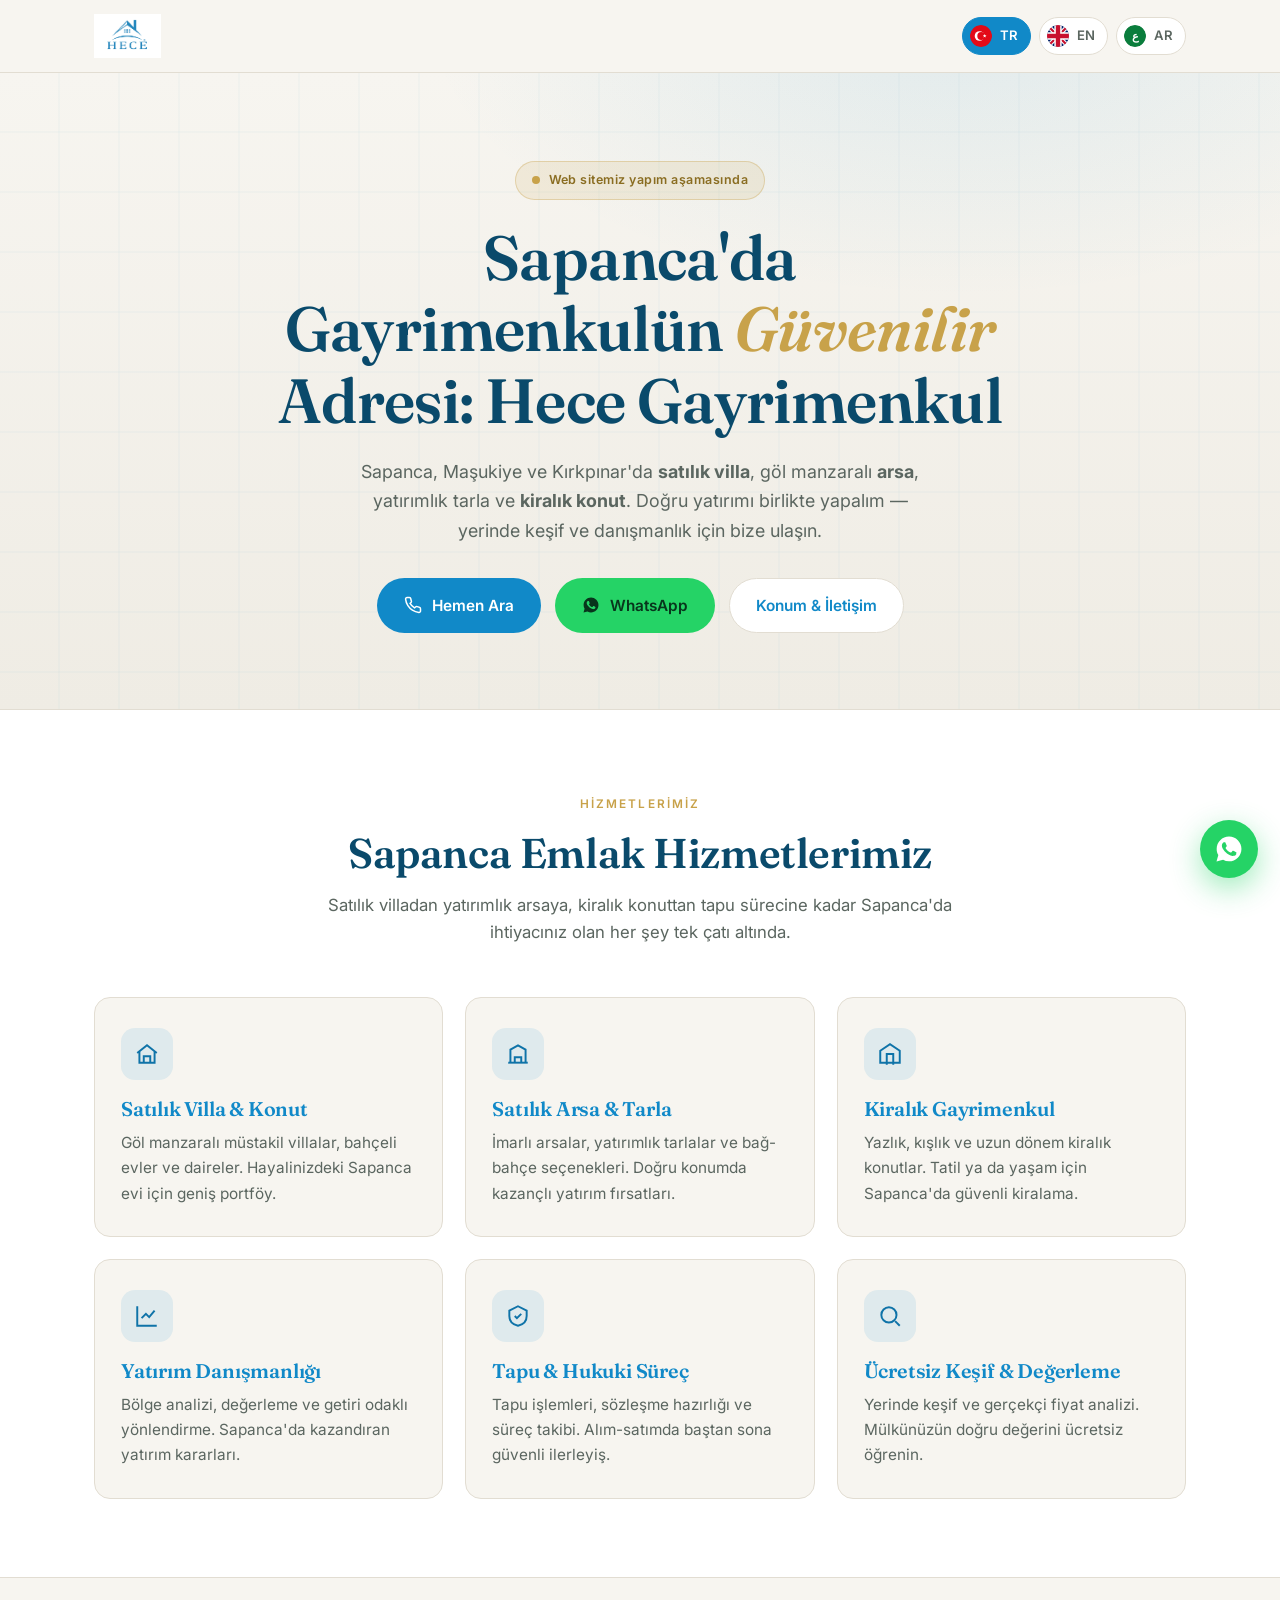
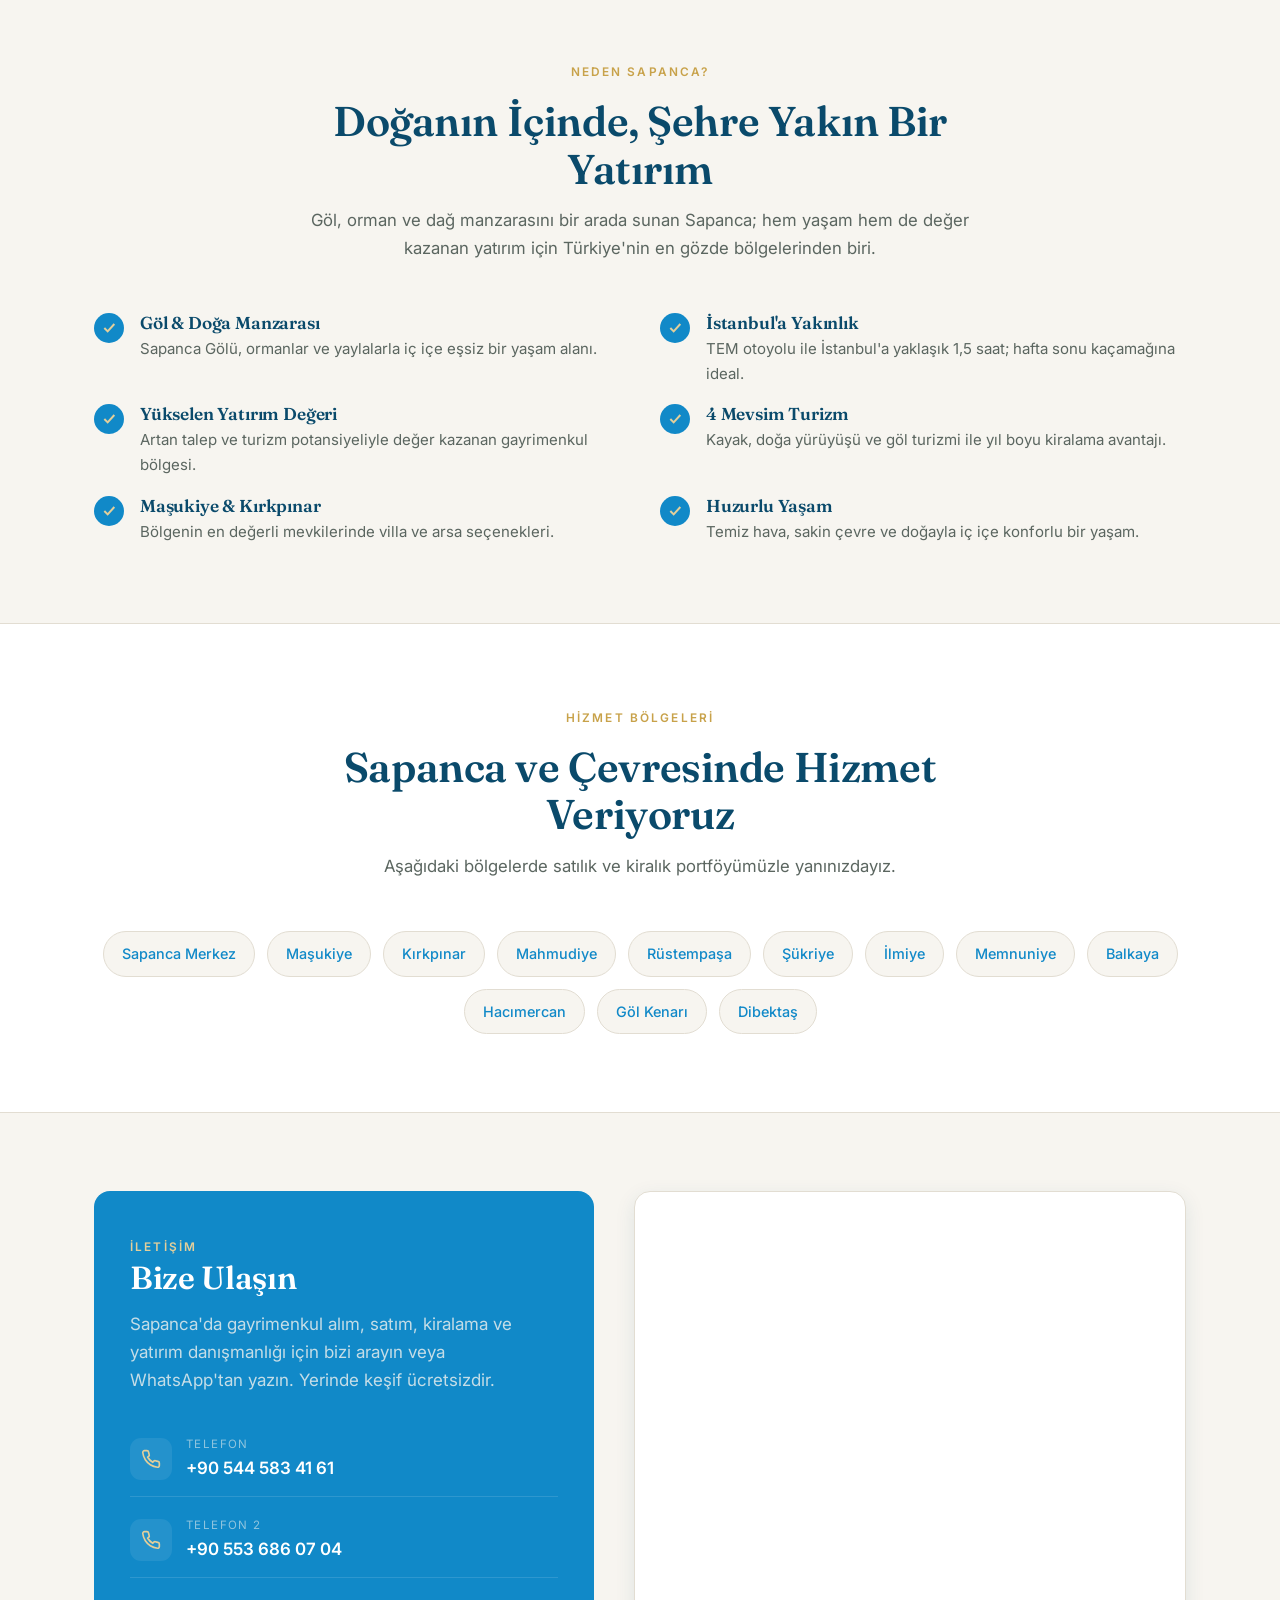
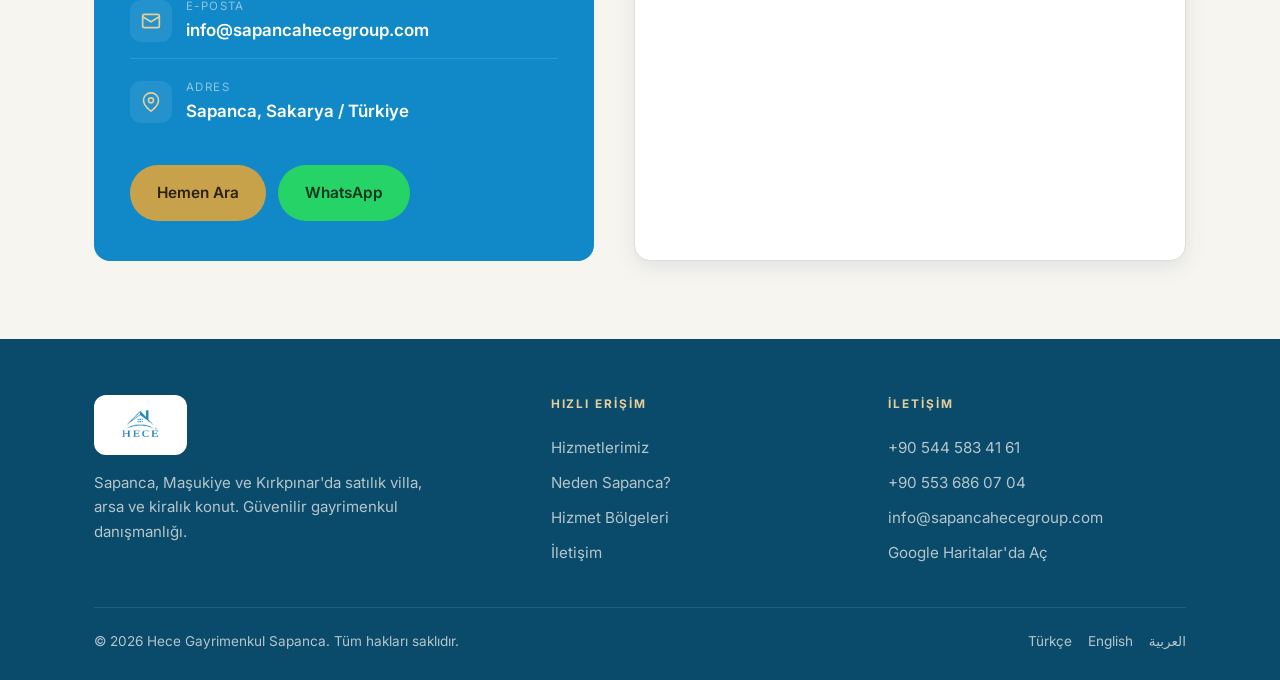
<file: index.html>
<!DOCTYPE html>
<html lang="tr">
<head>
<meta charset="UTF-8">
<meta name="viewport" content="width=device-width, initial-scale=1.0">

<!-- ===== Google Search Console doğrulaması ===== -->
<meta name="google-site-verification" content="Yh08z7QKrlVOkBniFEOkMKzL9CDH4ATGRIGSglWboho">

<!-- ===== Primary SEO ===== -->
<title>Hece Gayrimenkul Sapanca | Sapanca Satılık Villa, Arsa ve Emlak</title>
<meta name="description" content="Hece Gayrimenkul Sapanca — Sapanca, Maşukiye ve Kırkpınar'da satılık villa, göl manzaralı arsa, yatırımlık tarla ve kiralık konut. Güvenilir Sapanca emlak ve gayrimenkul danışmanlığı. ☎ +90 544 583 41 61">
<meta name="keywords" content="hece gayrimenkul, hece gayrimenkul sapanca, sapanca emlak, sapanca gayrimenkul, sapanca satılık villa, sapanca satılık arsa, sapanca kiralık, maşukiye emlak, kırkpınar villa, sapanca göl manzaralı villa, sapanca yatırımlık arsa, sakarya emlak, sapanca emlakçı">
<meta name="author" content="Hece Gayrimenkul Sapanca">
<meta name="robots" content="index, follow, max-image-preview:large">
<meta name="theme-color" content="#1189c8">
<link rel="canonical" href="https://sapancahecegroup.com/">

<!-- ===== Hreflang ===== -->
<link rel="alternate" hreflang="tr" href="https://sapancahecegroup.com/">
<link rel="alternate" hreflang="en" href="https://sapancahecegroup.com/en/">
<link rel="alternate" hreflang="ar" href="https://sapancahecegroup.com/ar/">
<link rel="alternate" hreflang="x-default" href="https://sapancahecegroup.com/">

<!-- ===== Open Graph / Twitter ===== -->
<meta property="og:type" content="website">
<meta property="og:site_name" content="Hece Gayrimenkul Sapanca">
<meta property="og:title" content="Hece Gayrimenkul Sapanca | Sapanca Emlak & Gayrimenkul">
<meta property="og:description" content="Sapanca, Maşukiye ve Kırkpınar'da satılık villa, göl manzaralı arsa ve kiralık konut. Güvenilir Sapanca emlak danışmanlığı.">
<meta property="og:url" content="https://sapancahecegroup.com/">
<meta property="og:locale" content="tr_TR">
<meta property="og:locale:alternate" content="en_US">
<meta property="og:locale:alternate" content="ar_AR">
<meta property="og:image" content="https://sapancahecegroup.com/assets/img/og-image.svg">
<meta name="twitter:card" content="summary_large_image">
<meta name="twitter:title" content="Hece Gayrimenkul Sapanca | Sapanca Emlak & Gayrimenkul">
<meta name="twitter:description" content="Sapanca'da satılık villa, arsa ve kiralık konut. Güvenilir gayrimenkul danışmanlığı.">
<meta name="twitter:image" content="https://sapancahecegroup.com/assets/img/og-image.svg">

<!-- ===== Icons & Fonts ===== -->
<link rel="icon" href="/favicon.svg" type="image/svg+xml">
<link rel="apple-touch-icon" href="/favicon.svg">
<link rel="manifest" href="/site.webmanifest">
<link rel="preconnect" href="https://fonts.googleapis.com">
<link rel="preconnect" href="https://fonts.gstatic.com" crossorigin>
<link href="https://fonts.googleapis.com/css2?family=Fraunces:ital,opsz,wght@0,9..144,500;0,9..144,600;1,9..144,500&family=Inter:wght@400;500;600;700&display=swap" rel="stylesheet">
<link rel="stylesheet" href="/assets/css/style.css">

<!-- ===== Structured Data: RealEstateAgent ===== -->
<script type="application/ld+json">
{
  "@context": "https://schema.org",
  "@type": "RealEstateAgent",
  "name": "Hece Gayrimenkul Sapanca",
  "alternateName": "Sapanca Hece Real Estate",
  "url": "https://sapancahecegroup.com/",
  "image": "https://sapancahecegroup.com/assets/img/og-image.svg",
  "logo": "https://sapancahecegroup.com/favicon.svg",
  "email": "info@sapancahecegroup.com",
  "telephone": "+905445834161",
  "priceRange": "$$",
  "description": "Sapanca, Maşukiye ve Kırkpınar bölgesinde satılık villa, arsa, tarla ve kiralık konut hizmeti sunan güvenilir gayrimenkul danışmanlık ofisi.",
  "areaServed": ["Sapanca", "Maşukiye", "Kırkpınar", "Sakarya", "Türkiye"],
  "address": {
    "@type": "PostalAddress",
    "addressLocality": "Sapanca",
    "addressRegion": "Sakarya",
    "addressCountry": "TR"
  },
  "geo": {
    "@type": "GeoCoordinates",
    "latitude": 40.6918028,
    "longitude": 30.2002814
  },
  "hasMap": "https://www.google.com/maps/place/Sapanca+Hece+Real+Estate/@40.6918028,30.2002814,17z",
  "openingHoursSpecification": {
    "@type": "OpeningHoursSpecification",
    "dayOfWeek": ["Monday","Tuesday","Wednesday","Thursday","Friday","Saturday","Sunday"],
    "opens": "09:00",
    "closes": "20:00"
  },
  "contactPoint": [
    { "@type": "ContactPoint", "telephone": "+905445834161", "contactType": "sales", "availableLanguage": ["Turkish","Arabic"] },
    { "@type": "ContactPoint", "telephone": "+905536860704", "contactType": "sales", "availableLanguage": ["Turkish","English"] }
  ],
  "sameAs": []
}
</script>
</head>
<body dir="ltr">

<!-- ============ HEADER ============ -->
<header class="site-header">
  <div class="container header-inner">
    <a class="brand" href="/" aria-label="Hece Gayrimenkul Sapanca ana sayfa">
      <!-- LOGO: /assets/img/logo.svg dosyasını kendi logonuzla değiştirin -->
      <img class="brand-logo" src="/assets/img/logo.svg" alt="Hece Gayrimenkul Sapanca" width="214" height="44">
    </a>

    <nav class="lang-switch" aria-label="Dil seçimi">
      <a class="lang-chip active" href="/" hreflang="tr" aria-current="page">
        <span class="lang-flag" aria-hidden="true">
          <svg viewBox="0 0 30 30"><circle cx="15" cy="15" r="15" fill="#e30a17"/><circle cx="13" cy="15" r="6.6" fill="#fff"/><circle cx="15.3" cy="15" r="5.3" fill="#e30a17"/><polygon fill="#fff" points="20,12.3 20.635,14.126 22.567,14.166 21.027,15.334 21.587,17.184 20,16.08 18.413,17.184 18.973,15.334 17.433,14.166 19.365,14.126"/></svg>
        </span>
        <span class="lang-label">TR</span>
      </a>
      <a class="lang-chip" href="/en/" hreflang="en">
        <span class="lang-flag" aria-hidden="true">
          <svg viewBox="0 0 30 30"><defs><clipPath id="ukc"><circle cx="15" cy="15" r="15"/></clipPath></defs><g clip-path="url(#ukc)"><rect width="30" height="30" fill="#012169"/><path d="M0 0 30 30M30 0 0 30" stroke="#fff" stroke-width="6"/><path d="M0 0 30 30M30 0 0 30" stroke="#C8102E" stroke-width="3"/><path d="M15 0V30M0 15H30" stroke="#fff" stroke-width="10"/><path d="M15 0V30M0 15H30" stroke="#C8102E" stroke-width="6"/></g></svg>
        </span>
        <span class="lang-label">EN</span>
      </a>
      <a class="lang-chip" href="/ar/" hreflang="ar">
        <span class="lang-flag" aria-hidden="true">
          <svg viewBox="0 0 30 30"><circle cx="15" cy="15" r="15" fill="#0a7d3c"/><text x="15" y="21" text-anchor="middle" font-family="Tahoma, sans-serif" font-size="15" font-weight="700" fill="#fff">ع</text></svg>
        </span>
        <span class="lang-label">AR</span>
      </a>
    </nav>
  </div>
</header>

<!-- ============ HERO ============ -->
<section class="hero">
  <div class="container hero-grid">
    <div class="hero-copy" data-reveal>
      <span class="status-badge"><span class="status-dot"></span> Web sitemiz yapım aşamasında</span>
      <h1>Sapanca'da Gayrimenkulün <span class="accent">Güvenilir</span> Adresi: Hece Gayrimenkul</h1>
      <p class="hero-lead">Sapanca, Maşukiye ve Kırkpınar'da <strong>satılık villa</strong>, göl manzaralı <strong>arsa</strong>, yatırımlık tarla ve <strong>kiralık konut</strong>. Doğru yatırımı birlikte yapalım — yerinde keşif ve danışmanlık için bize ulaşın.</p>
      <div class="hero-cta">
        <a class="btn btn-primary" href="tel:+905445834161">
          <svg viewBox="0 0 24 24" fill="none" stroke="currentColor" stroke-width="2"><path d="M22 16.92v3a2 2 0 0 1-2.18 2 19.79 19.79 0 0 1-8.63-3.07 19.5 19.5 0 0 1-6-6 19.79 19.79 0 0 1-3.07-8.67A2 2 0 0 1 4.11 2h3a2 2 0 0 1 2 1.72c.13.96.36 1.9.7 2.81a2 2 0 0 1-.45 2.11L8.09 9.91a16 16 0 0 0 6 6l1.27-1.27a2 2 0 0 1 2.11-.45c.91.34 1.85.57 2.81.7A2 2 0 0 1 22 16.92Z"/></svg>
          Hemen Ara
        </a>
        <a class="btn btn-wa" href="https://wa.me/905445834161?text=Merhaba%2C%20Sapanca%27da%20gayrimenkul%20hakk%C4%B1nda%20bilgi%20almak%20istiyorum." target="_blank" rel="noopener">
          <svg viewBox="0 0 24 24" fill="currentColor"><path d="M12.04 2C6.58 2 2.13 6.45 2.13 11.91c0 1.75.46 3.45 1.32 4.95L2 22l5.25-1.38a9.9 9.9 0 0 0 4.79 1.22h.01c5.46 0 9.91-4.45 9.91-9.91 0-2.65-1.03-5.14-2.9-7.01A9.82 9.82 0 0 0 12.04 2Zm5.8 14.13c-.24.68-1.42 1.32-1.95 1.36-.5.05-1.13.07-1.82-.11-.42-.13-.96-.31-1.65-.61-2.9-1.25-4.79-4.17-4.94-4.36-.14-.19-1.18-1.57-1.18-2.99s.75-2.12 1.01-2.41c.26-.29.57-.36.76-.36l.55.01c.18.01.41-.07.64.49.24.57.81 1.99.88 2.13.07.14.12.31.02.5-.09.19-.14.31-.28.48-.14.17-.29.37-.42.5-.14.14-.28.29-.12.57.17.29.74 1.22 1.59 1.98 1.09.97 2.01 1.27 2.3 1.42.29.14.46.12.63-.07.17-.19.72-.84.91-1.13.19-.29.39-.24.64-.14.26.09 1.66.78 1.94.93.29.14.48.21.55.33.07.12.07.7-.17 1.38Z"/></svg>
          WhatsApp
        </a>
        <a class="btn btn-ghost" href="#iletisim">Konum & İletişim</a>
      </div>
    </div>
  </div>
</section>

<!-- ============ SERVICES ============ -->
<section class="alt" id="hizmetler">
  <div class="container">
    <div class="section-head" data-reveal>
      <span class="eyebrow">Hizmetlerimiz</span>
      <h2>Sapanca Emlak Hizmetlerimiz</h2>
      <p>Satılık villadan yatırımlık arsaya, kiralık konuttan tapu sürecine kadar Sapanca'da ihtiyacınız olan her şey tek çatı altında.</p>
    </div>
    <div class="cards">
      <article class="card" data-reveal>
        <div class="card-ic"><svg viewBox="0 0 24 24" fill="none" stroke="currentColor" stroke-width="1.8"><path d="M3 11l9-7 9 7"/><path d="M5 10v10h14V10"/><path d="M9 20v-6h6v6"/></svg></div>
        <h3>Satılık Villa & Konut</h3>
        <p>Göl manzaralı müstakil villalar, bahçeli evler ve daireler. Hayalinizdeki Sapanca evi için geniş portföy.</p>
      </article>
      <article class="card" data-reveal>
        <div class="card-ic"><svg viewBox="0 0 24 24" fill="none" stroke="currentColor" stroke-width="1.8"><path d="M3 20h18"/><path d="M5 20V8l7-4 7 4v12"/><path d="M9 20v-5h6v5"/></svg></div>
        <h3>Satılık Arsa & Tarla</h3>
        <p>İmarlı arsalar, yatırımlık tarlalar ve bağ-bahçe seçenekleri. Doğru konumda kazançlı yatırım fırsatları.</p>
      </article>
      <article class="card" data-reveal>
        <div class="card-ic"><svg viewBox="0 0 24 24" fill="none" stroke="currentColor" stroke-width="1.8"><path d="M3 9l9-6 9 6v11H3z"/><path d="M9 22V12h6v10"/></svg></div>
        <h3>Kiralık Gayrimenkul</h3>
        <p>Yazlık, kışlık ve uzun dönem kiralık konutlar. Tatil ya da yaşam için Sapanca'da güvenli kiralama.</p>
      </article>
      <article class="card" data-reveal>
        <div class="card-ic"><svg viewBox="0 0 24 24" fill="none" stroke="currentColor" stroke-width="1.8"><path d="M3 3v18h18"/><path d="M7 14l4-4 3 3 5-6"/></svg></div>
        <h3>Yatırım Danışmanlığı</h3>
        <p>Bölge analizi, değerleme ve getiri odaklı yönlendirme. Sapanca'da kazandıran yatırım kararları.</p>
      </article>
      <article class="card" data-reveal>
        <div class="card-ic"><svg viewBox="0 0 24 24" fill="none" stroke="currentColor" stroke-width="1.8"><path d="M9 12l2 2 4-4"/><path d="M12 3l8 4v5c0 5-3.5 8-8 9-4.5-1-8-4-8-9V7z"/></svg></div>
        <h3>Tapu & Hukuki Süreç</h3>
        <p>Tapu işlemleri, sözleşme hazırlığı ve süreç takibi. Alım-satımda baştan sona güvenli ilerleyiş.</p>
      </article>
      <article class="card" data-reveal>
        <div class="card-ic"><svg viewBox="0 0 24 24" fill="none" stroke="currentColor" stroke-width="1.8"><circle cx="11" cy="11" r="7"/><path d="M21 21l-4.3-4.3"/></svg></div>
        <h3>Ücretsiz Keşif & Değerleme</h3>
        <p>Yerinde keşif ve gerçekçi fiyat analizi. Mülkünüzün doğru değerini ücretsiz öğrenin.</p>
      </article>
    </div>
  </div>
</section>

<!-- ============ WHY SAPANCA ============ -->
<section id="neden-sapanca">
  <div class="container">
    <div class="section-head" data-reveal>
      <span class="eyebrow">Neden Sapanca?</span>
      <h2>Doğanın İçinde, Şehre Yakın Bir Yatırım</h2>
      <p>Göl, orman ve dağ manzarasını bir arada sunan Sapanca; hem yaşam hem de değer kazanan yatırım için Türkiye'nin en gözde bölgelerinden biri.</p>
    </div>
    <div class="features">
      <div class="feature" data-reveal>
        <span class="tick"><svg viewBox="0 0 24 24" fill="none" stroke="currentColor" stroke-width="3"><path d="M5 12l5 5L20 6"/></svg></span>
        <div><h3>Göl & Doğa Manzarası</h3><p>Sapanca Gölü, ormanlar ve yaylalarla iç içe eşsiz bir yaşam alanı.</p></div>
      </div>
      <div class="feature" data-reveal>
        <span class="tick"><svg viewBox="0 0 24 24" fill="none" stroke="currentColor" stroke-width="3"><path d="M5 12l5 5L20 6"/></svg></span>
        <div><h3>İstanbul'a Yakınlık</h3><p>TEM otoyolu ile İstanbul'a yaklaşık 1,5 saat; hafta sonu kaçamağına ideal.</p></div>
      </div>
      <div class="feature" data-reveal>
        <span class="tick"><svg viewBox="0 0 24 24" fill="none" stroke="currentColor" stroke-width="3"><path d="M5 12l5 5L20 6"/></svg></span>
        <div><h3>Yükselen Yatırım Değeri</h3><p>Artan talep ve turizm potansiyeliyle değer kazanan gayrimenkul bölgesi.</p></div>
      </div>
      <div class="feature" data-reveal>
        <span class="tick"><svg viewBox="0 0 24 24" fill="none" stroke="currentColor" stroke-width="3"><path d="M5 12l5 5L20 6"/></svg></span>
        <div><h3>4 Mevsim Turizm</h3><p>Kayak, doğa yürüyüşü ve göl turizmi ile yıl boyu kiralama avantajı.</p></div>
      </div>
      <div class="feature" data-reveal>
        <span class="tick"><svg viewBox="0 0 24 24" fill="none" stroke="currentColor" stroke-width="3"><path d="M5 12l5 5L20 6"/></svg></span>
        <div><h3>Maşukiye & Kırkpınar</h3><p>Bölgenin en değerli mevkilerinde villa ve arsa seçenekleri.</p></div>
      </div>
      <div class="feature" data-reveal>
        <span class="tick"><svg viewBox="0 0 24 24" fill="none" stroke="currentColor" stroke-width="3"><path d="M5 12l5 5L20 6"/></svg></span>
        <div><h3>Huzurlu Yaşam</h3><p>Temiz hava, sakin çevre ve doğayla iç içe konforlu bir yaşam.</p></div>
      </div>
    </div>
  </div>
</section>

<!-- ============ AREAS ============ -->
<section class="alt" id="bolgeler">
  <div class="container">
    <div class="section-head" data-reveal>
      <span class="eyebrow">Hizmet Bölgeleri</span>
      <h2>Sapanca ve Çevresinde Hizmet Veriyoruz</h2>
      <p>Aşağıdaki bölgelerde satılık ve kiralık portföyümüzle yanınızdayız.</p>
    </div>
    <div class="tags" data-reveal>
      <span class="tag">Sapanca Merkez</span>
      <span class="tag">Maşukiye</span>
      <span class="tag">Kırkpınar</span>
      <span class="tag">Mahmudiye</span>
      <span class="tag">Rüstempaşa</span>
      <span class="tag">Şükriye</span>
      <span class="tag">İlmiye</span>
      <span class="tag">Memnuniye</span>
      <span class="tag">Balkaya</span>
      <span class="tag">Hacımercan</span>
      <span class="tag">Göl Kenarı</span>
      <span class="tag">Dibektaş</span>
    </div>
  </div>
</section>

<!-- ============ CONTACT + MAP ============ -->
<section id="iletisim">
  <div class="container contact-grid">
    <div class="contact-panel" data-reveal>
      <span class="eyebrow" style="color:var(--gold-soft)">İletişim</span>
      <h2>Bize Ulaşın</h2>
      <p class="lead">Sapanca'da gayrimenkul alım, satım, kiralama ve yatırım danışmanlığı için bizi arayın veya WhatsApp'tan yazın. Yerinde keşif ücretsizdir.</p>
      <div class="contact-list">
        <div class="c-row">
          <span class="c-ic"><svg viewBox="0 0 24 24" fill="none" stroke="currentColor" stroke-width="2"><path d="M22 16.92v3a2 2 0 0 1-2.18 2 19.79 19.79 0 0 1-8.63-3.07 19.5 19.5 0 0 1-6-6 19.79 19.79 0 0 1-3.07-8.67A2 2 0 0 1 4.11 2h3a2 2 0 0 1 2 1.72c.13.96.36 1.9.7 2.81a2 2 0 0 1-.45 2.11L8.09 9.91a16 16 0 0 0 6 6l1.27-1.27a2 2 0 0 1 2.11-.45c.91.34 1.85.57 2.81.7A2 2 0 0 1 22 16.92Z"/></svg></span>
          <div><div class="label">Telefon</div><a class="value" href="tel:+905445834161">+90 544 583 41 61</a></div>
        </div>
        <div class="c-row">
          <span class="c-ic"><svg viewBox="0 0 24 24" fill="none" stroke="currentColor" stroke-width="2"><path d="M22 16.92v3a2 2 0 0 1-2.18 2 19.79 19.79 0 0 1-8.63-3.07 19.5 19.5 0 0 1-6-6 19.79 19.79 0 0 1-3.07-8.67A2 2 0 0 1 4.11 2h3a2 2 0 0 1 2 1.72c.13.96.36 1.9.7 2.81a2 2 0 0 1-.45 2.11L8.09 9.91a16 16 0 0 0 6 6l1.27-1.27a2 2 0 0 1 2.11-.45c.91.34 1.85.57 2.81.7A2 2 0 0 1 22 16.92Z"/></svg></span>
          <div><div class="label">Telefon 2</div><a class="value" href="tel:+905536860704">+90 553 686 07 04</a></div>
        </div>
        <div class="c-row">
          <span class="c-ic"><svg viewBox="0 0 24 24" fill="none" stroke="currentColor" stroke-width="2"><rect x="2" y="4" width="20" height="16" rx="2"/><path d="m22 7-10 6L2 7"/></svg></span>
          <div><div class="label">E-posta</div><a class="value" href="mailto:info@sapancahecegroup.com">info@sapancahecegroup.com</a></div>
        </div>
        <div class="c-row">
          <span class="c-ic"><svg viewBox="0 0 24 24" fill="none" stroke="currentColor" stroke-width="2"><path d="M21 10c0 7-9 13-9 13s-9-6-9-13a9 9 0 0 1 18 0Z"/><circle cx="12" cy="10" r="3"/></svg></span>
          <div><div class="label">Adres</div><span class="value">Sapanca, Sakarya / Türkiye</span></div>
        </div>
      </div>
      <div class="contact-actions">
        <a class="btn btn-gold" href="tel:+905445834161">Hemen Ara</a>
        <a class="btn btn-wa" href="https://wa.me/905445834161?text=Merhaba%2C%20Sapanca%27da%20gayrimenkul%20hakk%C4%B1nda%20bilgi%20almak%20istiyorum." target="_blank" rel="noopener">WhatsApp</a>
      </div>
    </div>

    <div class="map-wrap" data-reveal>
      <iframe
        title="Hece Gayrimenkul Sapanca konumu - Google Haritalar"
        src="https://maps.google.com/maps?q=40.6918028,30.2002814&hl=tr&z=17&output=embed"
        loading="lazy" referrerpolicy="no-referrer-when-downgrade" allowfullscreen></iframe>
    </div>
  </div>
</section>

<!-- ============ FOOTER ============ -->
<footer class="site-footer">
  <div class="container">
    <div class="footer-grid">
      <div class="footer-col">
        <div class="footer-logo-box">
          <!-- LOGO: /assets/img/logo.svg dosyasını kendi logonuzla değiştirin -->
          <img class="brand-logo" src="/assets/img/logo.svg" alt="Hece Gayrimenkul Sapanca" width="214" height="44">
        </div>
        <p>Sapanca, Maşukiye ve Kırkpınar'da satılık villa, arsa ve kiralık konut. Güvenilir gayrimenkul danışmanlığı.</p>
      </div>
      <div class="footer-col">
        <h4>Hızlı Erişim</h4>
        <a href="#hizmetler">Hizmetlerimiz</a>
        <a href="#neden-sapanca">Neden Sapanca?</a>
        <a href="#bolgeler">Hizmet Bölgeleri</a>
        <a href="#iletisim">İletişim</a>
      </div>
      <div class="footer-col">
        <h4>İletişim</h4>
        <a href="tel:+905445834161">+90 544 583 41 61</a>
        <a href="tel:+905536860704">+90 553 686 07 04</a>
        <a href="mailto:info@sapancahecegroup.com">info@sapancahecegroup.com</a>
        <a href="https://www.google.com/maps/place/Sapanca+Hece+Real+Estate/@40.6918028,30.2002814,17z" target="_blank" rel="noopener">Google Haritalar'da Aç</a>
      </div>
    </div>
    <div class="footer-bottom">
      <span>© <span data-year>2026</span> Hece Gayrimenkul Sapanca. Tüm hakları saklıdır.</span>
      <span class="footer-langs">
        <a href="/">Türkçe</a>
        <a href="/en/">English</a>
        <a href="/ar/">العربية</a>
      </span>
    </div>
  </div>
</footer>

<a class="fab" href="https://wa.me/905445834161?text=Merhaba%2C%20Sapanca%27da%20gayrimenkul%20hakk%C4%B1nda%20bilgi%20almak%20istiyorum." target="_blank" rel="noopener" aria-label="WhatsApp ile yazın">
  <svg viewBox="0 0 24 24" fill="#fff"><path d="M12.04 2C6.58 2 2.13 6.45 2.13 11.91c0 1.75.46 3.45 1.32 4.95L2 22l5.25-1.38a9.9 9.9 0 0 0 4.79 1.22h.01c5.46 0 9.91-4.45 9.91-9.91 0-2.65-1.03-5.14-2.9-7.01A9.82 9.82 0 0 0 12.04 2Zm5.8 14.13c-.24.68-1.42 1.32-1.95 1.36-.5.05-1.13.07-1.82-.11-.42-.13-.96-.31-1.65-.61-2.9-1.25-4.79-4.17-4.94-4.36-.14-.19-1.18-1.57-1.18-2.99s.75-2.12 1.01-2.41c.26-.29.57-.36.76-.36l.55.01c.18.01.41-.07.64.49.24.57.81 1.99.88 2.13.07.14.12.31.02.5-.09.19-.14.31-.28.48-.14.17-.29.37-.42.5-.14.14-.28.29-.12.57.17.29.74 1.22 1.59 1.98 1.09.97 2.01 1.27 2.3 1.42.29.14.46.12.63-.07.17-.19.72-.84.91-1.13.19-.29.39-.24.64-.14.26.09 1.66.78 1.94.93.29.14.48.21.55.33.07.12.07.7-.17 1.38Z"/></svg>
</a>

<script src="/assets/js/main.js" defer></script>
</body>
</html>
</file>
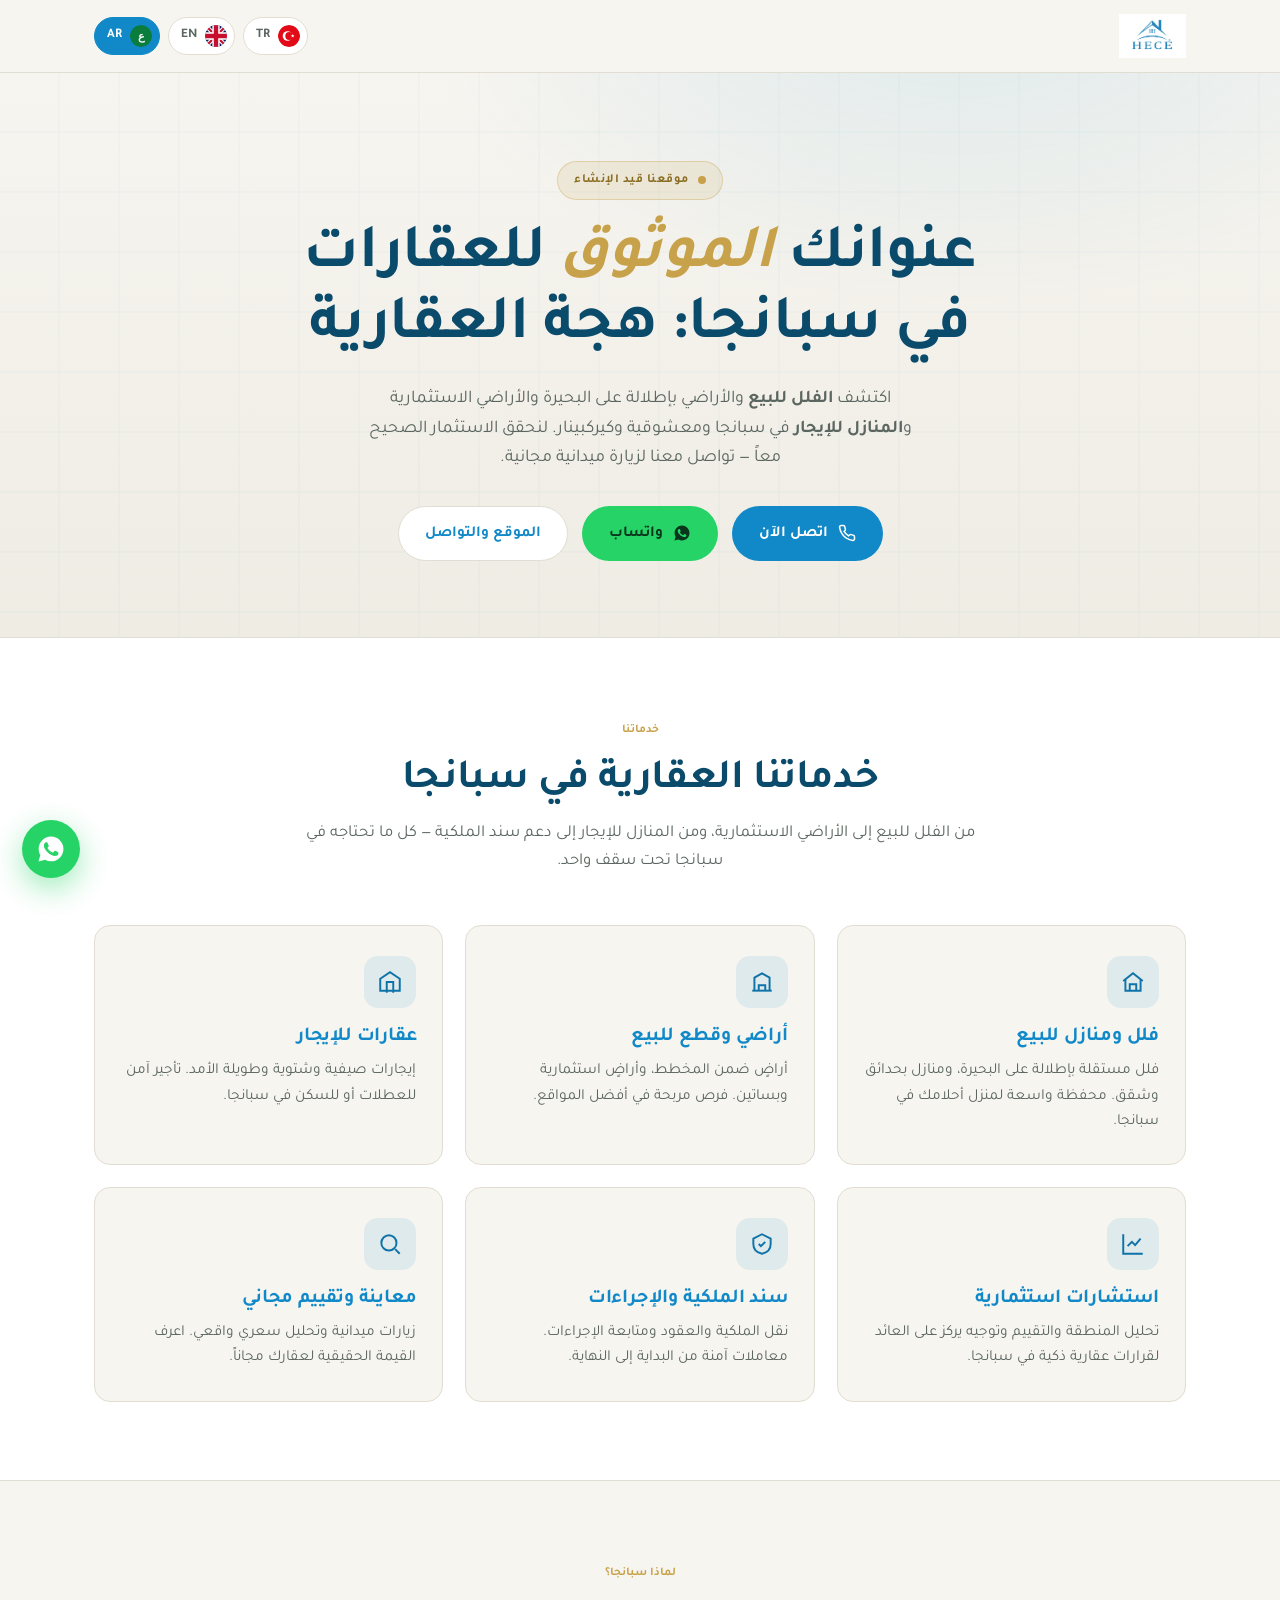
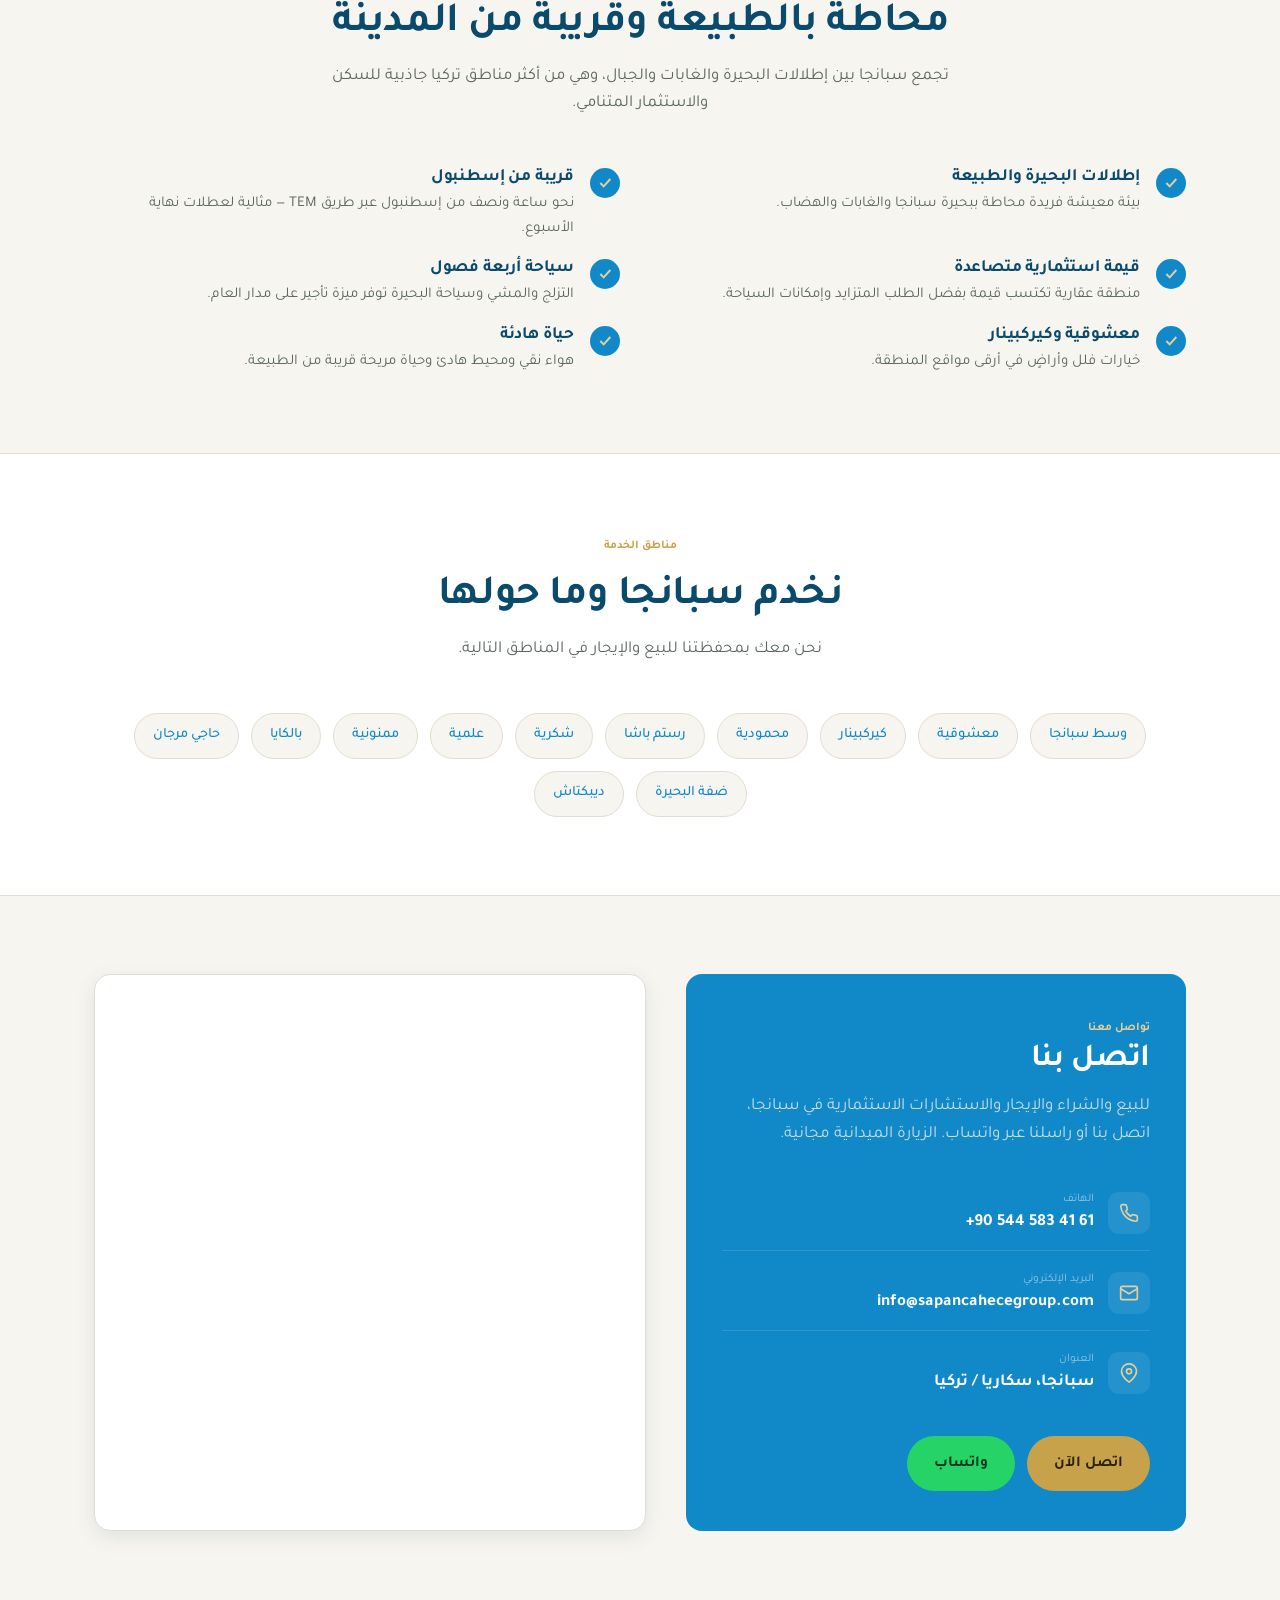
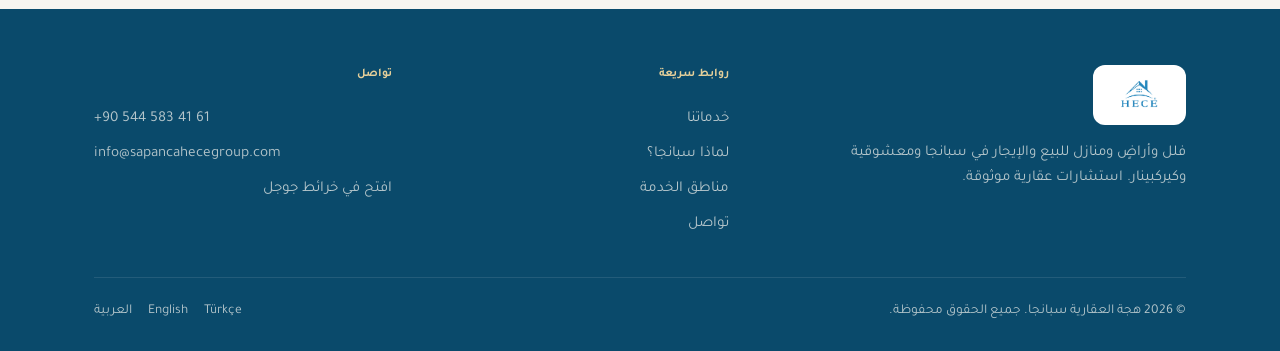
<file: ar/index.html>
<!DOCTYPE html>
<html lang="ar" dir="rtl">
<head>
<meta charset="UTF-8">
<meta name="viewport" content="width=device-width, initial-scale=1.0">

<!-- ===== Primary SEO ===== -->
<title>هجة العقارية سبانجا | فلل وأراضي وعقارات للبيع في سبانجا تركيا</title>
<meta name="description" content="هجة العقارية سبانجا — فلل بإطلالة على البحيرة، أراضي استثمارية ومنازل للبيع والإيجار في سبانجا ومعشوقية وكيركبينار بتركيا. وكالة عقارية موثوقة في سبانجا. ☎ +90 544 583 41 61">
<meta name="keywords" content="عقارات سبانجا, فلل للبيع في سبانجا, أراضي للبيع في سبانجا, شقق في سبانجا, عقارات تركيا, سبانجا سكاريا, هجة العقارية, فلل بإطلالة على بحيرة سبانجا, استثمار عقاري في تركيا, معشوقية, كيركبينار">
<meta name="author" content="هجة العقارية سبانجا">
<meta name="robots" content="index, follow, max-image-preview:large">
<meta name="theme-color" content="#1189c8">
<link rel="canonical" href="https://sapancahecegroup.com/ar/">

<!-- ===== Hreflang ===== -->
<link rel="alternate" hreflang="tr" href="https://sapancahecegroup.com/">
<link rel="alternate" hreflang="en" href="https://sapancahecegroup.com/en/">
<link rel="alternate" hreflang="ar" href="https://sapancahecegroup.com/ar/">
<link rel="alternate" hreflang="x-default" href="https://sapancahecegroup.com/">

<!-- ===== Open Graph / Twitter ===== -->
<meta property="og:type" content="website">
<meta property="og:site_name" content="هجة العقارية سبانجا">
<meta property="og:title" content="هجة العقارية سبانجا | عقارات للبيع في سبانجا">
<meta property="og:description" content="فلل بإطلالة على البحيرة وأراضي ومنازل للبيع والإيجار في سبانجا ومعشوقية وكيركبينار. وكالة عقارية موثوقة.">
<meta property="og:url" content="https://sapancahecegroup.com/ar/">
<meta property="og:locale" content="ar_AR">
<meta property="og:locale:alternate" content="tr_TR">
<meta property="og:locale:alternate" content="en_US">
<meta property="og:image" content="https://sapancahecegroup.com/assets/img/og-image.svg">
<meta name="twitter:card" content="summary_large_image">
<meta name="twitter:title" content="هجة العقارية سبانجا | عقارات للبيع في سبانجا">
<meta name="twitter:description" content="فلل وأراضي ومنازل للبيع والإيجار في سبانجا تركيا. وكالة عقارية موثوقة.">
<meta name="twitter:image" content="https://sapancahecegroup.com/assets/img/og-image.svg">

<!-- ===== Icons & Fonts ===== -->
<link rel="icon" href="/favicon.svg" type="image/svg+xml">
<link rel="apple-touch-icon" href="/favicon.svg">
<link rel="manifest" href="/site.webmanifest">
<link rel="preconnect" href="https://fonts.googleapis.com">
<link rel="preconnect" href="https://fonts.gstatic.com" crossorigin>
<link href="https://fonts.googleapis.com/css2?family=Fraunces:ital,opsz,wght@0,9..144,500;0,9..144,600&family=Tajawal:wght@400;500;700&display=swap" rel="stylesheet">
<link rel="stylesheet" href="/assets/css/style.css">

<!-- ===== Structured Data: RealEstateAgent ===== -->
<script type="application/ld+json">
{
  "@context": "https://schema.org",
  "@type": "RealEstateAgent",
  "name": "هجة العقارية سبانجا",
  "alternateName": "Sapanca Hece Real Estate",
  "url": "https://sapancahecegroup.com/ar/",
  "image": "https://sapancahecegroup.com/assets/img/og-image.svg",
  "logo": "https://sapancahecegroup.com/favicon.svg",
  "email": "info@sapancahecegroup.com",
  "telephone": "+905445834161",
  "priceRange": "$$",
  "description": "وكالة عقارية موثوقة تقدم فللاً وأراضي ومنازل للبيع والإيجار في سبانجا ومعشوقية وكيركبينار بتركيا.",
  "areaServed": ["Sapanca", "Maşukiye", "Kırkpınar", "Sakarya", "Turkey"],
  "address": {
    "@type": "PostalAddress",
    "addressLocality": "Sapanca",
    "addressRegion": "Sakarya",
    "addressCountry": "TR"
  },
  "geo": { "@type": "GeoCoordinates", "latitude": 40.6918028, "longitude": 30.2002814 },
  "hasMap": "https://www.google.com/maps/place/Sapanca+Hece+Real+Estate/@40.6918028,30.2002814,17z",
  "openingHoursSpecification": {
    "@type": "OpeningHoursSpecification",
    "dayOfWeek": ["Monday","Tuesday","Wednesday","Thursday","Friday","Saturday","Sunday"],
    "opens": "09:00", "closes": "20:00"
  },
  "contactPoint": [
    { "@type": "ContactPoint", "telephone": "+905445834161", "contactType": "sales", "availableLanguage": ["Arabic","Turkish"] }
  ],
  "sameAs": []
}
</script>
</head>
<body dir="rtl">

<!-- ============ HEADER ============ -->
<header class="site-header">
  <div class="container header-inner">
    <a class="brand" href="/ar/" aria-label="هجة العقارية سبانجا الصفحة الرئيسية">
      <!-- LOGO: استبدل /assets/img/logo.svg بشعارك الخاص -->
      <img class="brand-logo" src="/assets/img/logo.svg" alt="هجة العقارية سبانجا" width="214" height="44">
    </a>

    <nav class="lang-switch" aria-label="اختيار اللغة">
      <a class="lang-chip" href="/" hreflang="tr">
        <span class="lang-flag" aria-hidden="true">
          <svg viewBox="0 0 30 30"><circle cx="15" cy="15" r="15" fill="#e30a17"/><circle cx="13" cy="15" r="6.6" fill="#fff"/><circle cx="15.3" cy="15" r="5.3" fill="#e30a17"/><polygon fill="#fff" points="20,12.3 20.635,14.126 22.567,14.166 21.027,15.334 21.587,17.184 20,16.08 18.413,17.184 18.973,15.334 17.433,14.166 19.365,14.126"/></svg>
        </span>
        <span class="lang-label">TR</span>
      </a>
      <a class="lang-chip" href="/en/" hreflang="en">
        <span class="lang-flag" aria-hidden="true">
          <svg viewBox="0 0 30 30"><defs><clipPath id="ukc"><circle cx="15" cy="15" r="15"/></clipPath></defs><g clip-path="url(#ukc)"><rect width="30" height="30" fill="#012169"/><path d="M0 0 30 30M30 0 0 30" stroke="#fff" stroke-width="6"/><path d="M0 0 30 30M30 0 0 30" stroke="#C8102E" stroke-width="3"/><path d="M15 0V30M0 15H30" stroke="#fff" stroke-width="10"/><path d="M15 0V30M0 15H30" stroke="#C8102E" stroke-width="6"/></g></svg>
        </span>
        <span class="lang-label">EN</span>
      </a>
      <a class="lang-chip active" href="/ar/" hreflang="ar" aria-current="page">
        <span class="lang-flag" aria-hidden="true">
          <svg viewBox="0 0 30 30"><circle cx="15" cy="15" r="15" fill="#0a7d3c"/><text x="15" y="21" text-anchor="middle" font-family="Tahoma, sans-serif" font-size="15" font-weight="700" fill="#fff">ع</text></svg>
        </span>
        <span class="lang-label">AR</span>
      </a>
    </nav>
  </div>
</header>

<!-- ============ HERO ============ -->
<section class="hero">
  <div class="container hero-grid">
    <div class="hero-copy" data-reveal>
      <span class="status-badge"><span class="status-dot"></span> موقعنا قيد الإنشاء</span>
      <h1>عنوانك <span class="accent">الموثوق</span> للعقارات في سبانجا: هجة العقارية</h1>
      <p class="hero-lead">اكتشف <strong>الفلل للبيع</strong> والأراضي بإطلالة على البحيرة والأراضي الاستثمارية و<strong>المنازل للإيجار</strong> في سبانجا ومعشوقية وكيركبينار. لنحقق الاستثمار الصحيح معاً — تواصل معنا لزيارة ميدانية مجانية.</p>
      <div class="hero-cta">
        <a class="btn btn-primary" href="tel:+905445834161">
          <svg viewBox="0 0 24 24" fill="none" stroke="currentColor" stroke-width="2"><path d="M22 16.92v3a2 2 0 0 1-2.18 2 19.79 19.79 0 0 1-8.63-3.07 19.5 19.5 0 0 1-6-6 19.79 19.79 0 0 1-3.07-8.67A2 2 0 0 1 4.11 2h3a2 2 0 0 1 2 1.72c.13.96.36 1.9.7 2.81a2 2 0 0 1-.45 2.11L8.09 9.91a16 16 0 0 0 6 6l1.27-1.27a2 2 0 0 1 2.11-.45c.91.34 1.85.57 2.81.7A2 2 0 0 1 22 16.92Z"/></svg>
          اتصل الآن
        </a>
        <a class="btn btn-wa" href="https://wa.me/905445834161?text=%D9%85%D8%B1%D8%AD%D8%A8%D8%A7%D8%8C%20%D8%A3%D8%B1%D8%BA%D8%A8%20%D8%A8%D9%85%D8%B9%D9%84%D9%88%D9%85%D8%A7%D8%AA%20%D8%B9%D9%86%20%D8%A7%D9%84%D8%B9%D9%82%D8%A7%D8%B1%D8%A7%D8%AA%20%D9%81%D9%8A%20%D8%B3%D8%A8%D8%A7%D9%86%D8%AC%D8%A7." target="_blank" rel="noopener">
          <svg viewBox="0 0 24 24" fill="currentColor"><path d="M12.04 2C6.58 2 2.13 6.45 2.13 11.91c0 1.75.46 3.45 1.32 4.95L2 22l5.25-1.38a9.9 9.9 0 0 0 4.79 1.22h.01c5.46 0 9.91-4.45 9.91-9.91 0-2.65-1.03-5.14-2.9-7.01A9.82 9.82 0 0 0 12.04 2Zm5.8 14.13c-.24.68-1.42 1.32-1.95 1.36-.5.05-1.13.07-1.82-.11-.42-.13-.96-.31-1.65-.61-2.9-1.25-4.79-4.17-4.94-4.36-.14-.19-1.18-1.57-1.18-2.99s.75-2.12 1.01-2.41c.26-.29.57-.36.76-.36l.55.01c.18.01.41-.07.64.49.24.57.81 1.99.88 2.13.07.14.12.31.02.5-.09.19-.14.31-.28.48-.14.17-.29.37-.42.5-.14.14-.28.29-.12.57.17.29.74 1.22 1.59 1.98 1.09.97 2.01 1.27 2.3 1.42.29.14.46.12.63-.07.17-.19.72-.84.91-1.13.19-.29.39-.24.64-.14.26.09 1.66.78 1.94.93.29.14.48.21.55.33.07.12.07.7-.17 1.38Z"/></svg>
          واتساب
        </a>
        <a class="btn btn-ghost" href="#contact">الموقع والتواصل</a>
      </div>
    </div>
  </div>
</section>

<!-- ============ SERVICES ============ -->
<section class="alt" id="services">
  <div class="container">
    <div class="section-head" data-reveal>
      <span class="eyebrow">خدماتنا</span>
      <h2>خدماتنا العقارية في سبانجا</h2>
      <p>من الفلل للبيع إلى الأراضي الاستثمارية، ومن المنازل للإيجار إلى دعم سند الملكية — كل ما تحتاجه في سبانجا تحت سقف واحد.</p>
    </div>
    <div class="cards">
      <article class="card" data-reveal>
        <div class="card-ic"><svg viewBox="0 0 24 24" fill="none" stroke="currentColor" stroke-width="1.8"><path d="M3 11l9-7 9 7"/><path d="M5 10v10h14V10"/><path d="M9 20v-6h6v6"/></svg></div>
        <h3>فلل ومنازل للبيع</h3>
        <p>فلل مستقلة بإطلالة على البحيرة، ومنازل بحدائق وشقق. محفظة واسعة لمنزل أحلامك في سبانجا.</p>
      </article>
      <article class="card" data-reveal>
        <div class="card-ic"><svg viewBox="0 0 24 24" fill="none" stroke="currentColor" stroke-width="1.8"><path d="M3 20h18"/><path d="M5 20V8l7-4 7 4v12"/><path d="M9 20v-5h6v5"/></svg></div>
        <h3>أراضي وقطع للبيع</h3>
        <p>أراضٍ ضمن المخطط، وأراضٍ استثمارية وبساتين. فرص مربحة في أفضل المواقع.</p>
      </article>
      <article class="card" data-reveal>
        <div class="card-ic"><svg viewBox="0 0 24 24" fill="none" stroke="currentColor" stroke-width="1.8"><path d="M3 9l9-6 9 6v11H3z"/><path d="M9 22V12h6v10"/></svg></div>
        <h3>عقارات للإيجار</h3>
        <p>إيجارات صيفية وشتوية وطويلة الأمد. تأجير آمن للعطلات أو للسكن في سبانجا.</p>
      </article>
      <article class="card" data-reveal>
        <div class="card-ic"><svg viewBox="0 0 24 24" fill="none" stroke="currentColor" stroke-width="1.8"><path d="M3 3v18h18"/><path d="M7 14l4-4 3 3 5-6"/></svg></div>
        <h3>استشارات استثمارية</h3>
        <p>تحليل المنطقة والتقييم وتوجيه يركز على العائد لقرارات عقارية ذكية في سبانجا.</p>
      </article>
      <article class="card" data-reveal>
        <div class="card-ic"><svg viewBox="0 0 24 24" fill="none" stroke="currentColor" stroke-width="1.8"><path d="M9 12l2 2 4-4"/><path d="M12 3l8 4v5c0 5-3.5 8-8 9-4.5-1-8-4-8-9V7z"/></svg></div>
        <h3>سند الملكية والإجراءات</h3>
        <p>نقل الملكية والعقود ومتابعة الإجراءات. معاملات آمنة من البداية إلى النهاية.</p>
      </article>
      <article class="card" data-reveal>
        <div class="card-ic"><svg viewBox="0 0 24 24" fill="none" stroke="currentColor" stroke-width="1.8"><circle cx="11" cy="11" r="7"/><path d="M21 21l-4.3-4.3"/></svg></div>
        <h3>معاينة وتقييم مجاني</h3>
        <p>زيارات ميدانية وتحليل سعري واقعي. اعرف القيمة الحقيقية لعقارك مجاناً.</p>
      </article>
    </div>
  </div>
</section>

<!-- ============ WHY SAPANCA ============ -->
<section id="why-sapanca">
  <div class="container">
    <div class="section-head" data-reveal>
      <span class="eyebrow">لماذا سبانجا؟</span>
      <h2>محاطة بالطبيعة وقريبة من المدينة</h2>
      <p>تجمع سبانجا بين إطلالات البحيرة والغابات والجبال، وهي من أكثر مناطق تركيا جاذبية للسكن والاستثمار المتنامي.</p>
    </div>
    <div class="features">
      <div class="feature" data-reveal>
        <span class="tick"><svg viewBox="0 0 24 24" fill="none" stroke="currentColor" stroke-width="3"><path d="M5 12l5 5L20 6"/></svg></span>
        <div><h3>إطلالات البحيرة والطبيعة</h3><p>بيئة معيشة فريدة محاطة ببحيرة سبانجا والغابات والهضاب.</p></div>
      </div>
      <div class="feature" data-reveal>
        <span class="tick"><svg viewBox="0 0 24 24" fill="none" stroke="currentColor" stroke-width="3"><path d="M5 12l5 5L20 6"/></svg></span>
        <div><h3>قريبة من إسطنبول</h3><p>نحو ساعة ونصف من إسطنبول عبر طريق TEM — مثالية لعطلات نهاية الأسبوع.</p></div>
      </div>
      <div class="feature" data-reveal>
        <span class="tick"><svg viewBox="0 0 24 24" fill="none" stroke="currentColor" stroke-width="3"><path d="M5 12l5 5L20 6"/></svg></span>
        <div><h3>قيمة استثمارية متصاعدة</h3><p>منطقة عقارية تكتسب قيمة بفضل الطلب المتزايد وإمكانات السياحة.</p></div>
      </div>
      <div class="feature" data-reveal>
        <span class="tick"><svg viewBox="0 0 24 24" fill="none" stroke="currentColor" stroke-width="3"><path d="M5 12l5 5L20 6"/></svg></span>
        <div><h3>سياحة أربعة فصول</h3><p>التزلج والمشي وسياحة البحيرة توفر ميزة تأجير على مدار العام.</p></div>
      </div>
      <div class="feature" data-reveal>
        <span class="tick"><svg viewBox="0 0 24 24" fill="none" stroke="currentColor" stroke-width="3"><path d="M5 12l5 5L20 6"/></svg></span>
        <div><h3>معشوقية وكيركبينار</h3><p>خيارات فلل وأراضٍ في أرقى مواقع المنطقة.</p></div>
      </div>
      <div class="feature" data-reveal>
        <span class="tick"><svg viewBox="0 0 24 24" fill="none" stroke="currentColor" stroke-width="3"><path d="M5 12l5 5L20 6"/></svg></span>
        <div><h3>حياة هادئة</h3><p>هواء نقي ومحيط هادئ وحياة مريحة قريبة من الطبيعة.</p></div>
      </div>
    </div>
  </div>
</section>

<!-- ============ AREAS ============ -->
<section class="alt" id="areas">
  <div class="container">
    <div class="section-head" data-reveal>
      <span class="eyebrow">مناطق الخدمة</span>
      <h2>نخدم سبانجا وما حولها</h2>
      <p>نحن معك بمحفظتنا للبيع والإيجار في المناطق التالية.</p>
    </div>
    <div class="tags" data-reveal>
      <span class="tag">وسط سبانجا</span>
      <span class="tag">معشوقية</span>
      <span class="tag">كيركبينار</span>
      <span class="tag">محمودية</span>
      <span class="tag">رستم باشا</span>
      <span class="tag">شكرية</span>
      <span class="tag">علمية</span>
      <span class="tag">ممنونية</span>
      <span class="tag">بالكايا</span>
      <span class="tag">حاجي مرجان</span>
      <span class="tag">ضفة البحيرة</span>
      <span class="tag">ديبكتاش</span>
    </div>
  </div>
</section>

<!-- ============ CONTACT + MAP ============ -->
<section id="contact">
  <div class="container contact-grid">
    <div class="contact-panel" data-reveal>
      <span class="eyebrow" style="color:var(--gold-soft)">تواصل معنا</span>
      <h2>اتصل بنا</h2>
      <p class="lead">للبيع والشراء والإيجار والاستشارات الاستثمارية في سبانجا، اتصل بنا أو راسلنا عبر واتساب. الزيارة الميدانية مجانية.</p>
      <div class="contact-list">
        <div class="c-row">
          <span class="c-ic"><svg viewBox="0 0 24 24" fill="none" stroke="currentColor" stroke-width="2"><path d="M22 16.92v3a2 2 0 0 1-2.18 2 19.79 19.79 0 0 1-8.63-3.07 19.5 19.5 0 0 1-6-6 19.79 19.79 0 0 1-3.07-8.67A2 2 0 0 1 4.11 2h3a2 2 0 0 1 2 1.72c.13.96.36 1.9.7 2.81a2 2 0 0 1-.45 2.11L8.09 9.91a16 16 0 0 0 6 6l1.27-1.27a2 2 0 0 1 2.11-.45c.91.34 1.85.57 2.81.7A2 2 0 0 1 22 16.92Z"/></svg></span>
          <div><div class="label">الهاتف</div><a class="value" href="tel:+905445834161" dir="ltr">+90 544 583 41 61</a></div>
        </div>
        <div class="c-row">
          <span class="c-ic"><svg viewBox="0 0 24 24" fill="none" stroke="currentColor" stroke-width="2"><rect x="2" y="4" width="20" height="16" rx="2"/><path d="m22 7-10 6L2 7"/></svg></span>
          <div><div class="label">البريد الإلكتروني</div><a class="value" href="mailto:info@sapancahecegroup.com" dir="ltr">info@sapancahecegroup.com</a></div>
        </div>
        <div class="c-row">
          <span class="c-ic"><svg viewBox="0 0 24 24" fill="none" stroke="currentColor" stroke-width="2"><path d="M21 10c0 7-9 13-9 13s-9-6-9-13a9 9 0 0 1 18 0Z"/><circle cx="12" cy="10" r="3"/></svg></span>
          <div><div class="label">العنوان</div><span class="value">سبانجا، سكاريا / تركيا</span></div>
        </div>
      </div>
      <div class="contact-actions">
        <a class="btn btn-gold" href="tel:+905445834161">اتصل الآن</a>
        <a class="btn btn-wa" href="https://wa.me/905445834161?text=%D9%85%D8%B1%D8%AD%D8%A8%D8%A7%D8%8C%20%D8%A3%D8%B1%D8%BA%D8%A8%20%D8%A8%D9%85%D8%B9%D9%84%D9%88%D9%85%D8%A7%D8%AA%20%D8%B9%D9%86%20%D8%A7%D9%84%D8%B9%D9%82%D8%A7%D8%B1%D8%A7%D8%AA%20%D9%81%D9%8A%20%D8%B3%D8%A8%D8%A7%D9%86%D8%AC%D8%A7." target="_blank" rel="noopener">واتساب</a>
      </div>
    </div>

    <div class="map-wrap" data-reveal>
      <iframe
        title="موقع هجة العقارية سبانجا - خرائط جوجل"
        src="https://maps.google.com/maps?q=40.6918028,30.2002814&hl=ar&z=17&output=embed"
        loading="lazy" referrerpolicy="no-referrer-when-downgrade" allowfullscreen></iframe>
    </div>
  </div>
</section>

<!-- ============ FOOTER ============ -->
<footer class="site-footer">
  <div class="container">
    <div class="footer-grid">
      <div class="footer-col">
        <div class="footer-logo-box">
          <!-- LOGO: استبدل /assets/img/logo.svg بشعارك الخاص -->
          <img class="brand-logo" src="/assets/img/logo.svg" alt="هجة العقارية سبانجا" width="214" height="44">
        </div>
        <p>فلل وأراضٍ ومنازل للبيع والإيجار في سبانجا ومعشوقية وكيركبينار. استشارات عقارية موثوقة.</p>
      </div>
      <div class="footer-col">
        <h4>روابط سريعة</h4>
        <a href="#services">خدماتنا</a>
        <a href="#why-sapanca">لماذا سبانجا؟</a>
        <a href="#areas">مناطق الخدمة</a>
        <a href="#contact">تواصل</a>
      </div>
      <div class="footer-col">
        <h4>تواصل</h4>
        <a href="tel:+905445834161" dir="ltr">+90 544 583 41 61</a>
        <a href="mailto:info@sapancahecegroup.com" dir="ltr">info@sapancahecegroup.com</a>
        <a href="https://www.google.com/maps/place/Sapanca+Hece+Real+Estate/@40.6918028,30.2002814,17z" target="_blank" rel="noopener">افتح في خرائط جوجل</a>
      </div>
    </div>
    <div class="footer-bottom">
      <span>© <span data-year>2026</span> هجة العقارية سبانجا. جميع الحقوق محفوظة.</span>
      <span class="footer-langs">
        <a href="/">Türkçe</a>
        <a href="/en/">English</a>
        <a href="/ar/">العربية</a>
      </span>
    </div>
  </div>
</footer>

<a class="fab" href="https://wa.me/905445834161?text=%D9%85%D8%B1%D8%AD%D8%A8%D8%A7%D8%8C%20%D8%A3%D8%B1%D8%BA%D8%A8%20%D8%A8%D9%85%D8%B9%D9%84%D9%88%D9%85%D8%A7%D8%AA%20%D8%B9%D9%86%20%D8%A7%D9%84%D8%B9%D9%82%D8%A7%D8%B1%D8%A7%D8%AA%20%D9%81%D9%8A%20%D8%B3%D8%A8%D8%A7%D9%86%D8%AC%D8%A7." target="_blank" rel="noopener" aria-label="راسلنا عبر واتساب">
  <svg viewBox="0 0 24 24" fill="#fff"><path d="M12.04 2C6.58 2 2.13 6.45 2.13 11.91c0 1.75.46 3.45 1.32 4.95L2 22l5.25-1.38a9.9 9.9 0 0 0 4.79 1.22h.01c5.46 0 9.91-4.45 9.91-9.91 0-2.65-1.03-5.14-2.9-7.01A9.82 9.82 0 0 0 12.04 2Zm5.8 14.13c-.24.68-1.42 1.32-1.95 1.36-.5.05-1.13.07-1.82-.11-.42-.13-.96-.31-1.65-.61-2.9-1.25-4.79-4.17-4.94-4.36-.14-.19-1.18-1.57-1.18-2.99s.75-2.12 1.01-2.41c.26-.29.57-.36.76-.36l.55.01c.18.01.41-.07.64.49.24.57.81 1.99.88 2.13.07.14.12.31.02.5-.09.19-.14.31-.28.48-.14.17-.29.37-.42.5-.14.14-.28.29-.12.57.17.29.74 1.22 1.59 1.98 1.09.97 2.01 1.27 2.3 1.42.29.14.46.12.63-.07.17-.19.72-.84.91-1.13.19-.29.39-.24.64-.14.26.09 1.66.78 1.94.93.29.14.48.21.55.33.07.12.07.7-.17 1.38Z"/></svg>
</a>

<script src="/assets/js/main.js" defer></script>
</body>
</html>
</file>
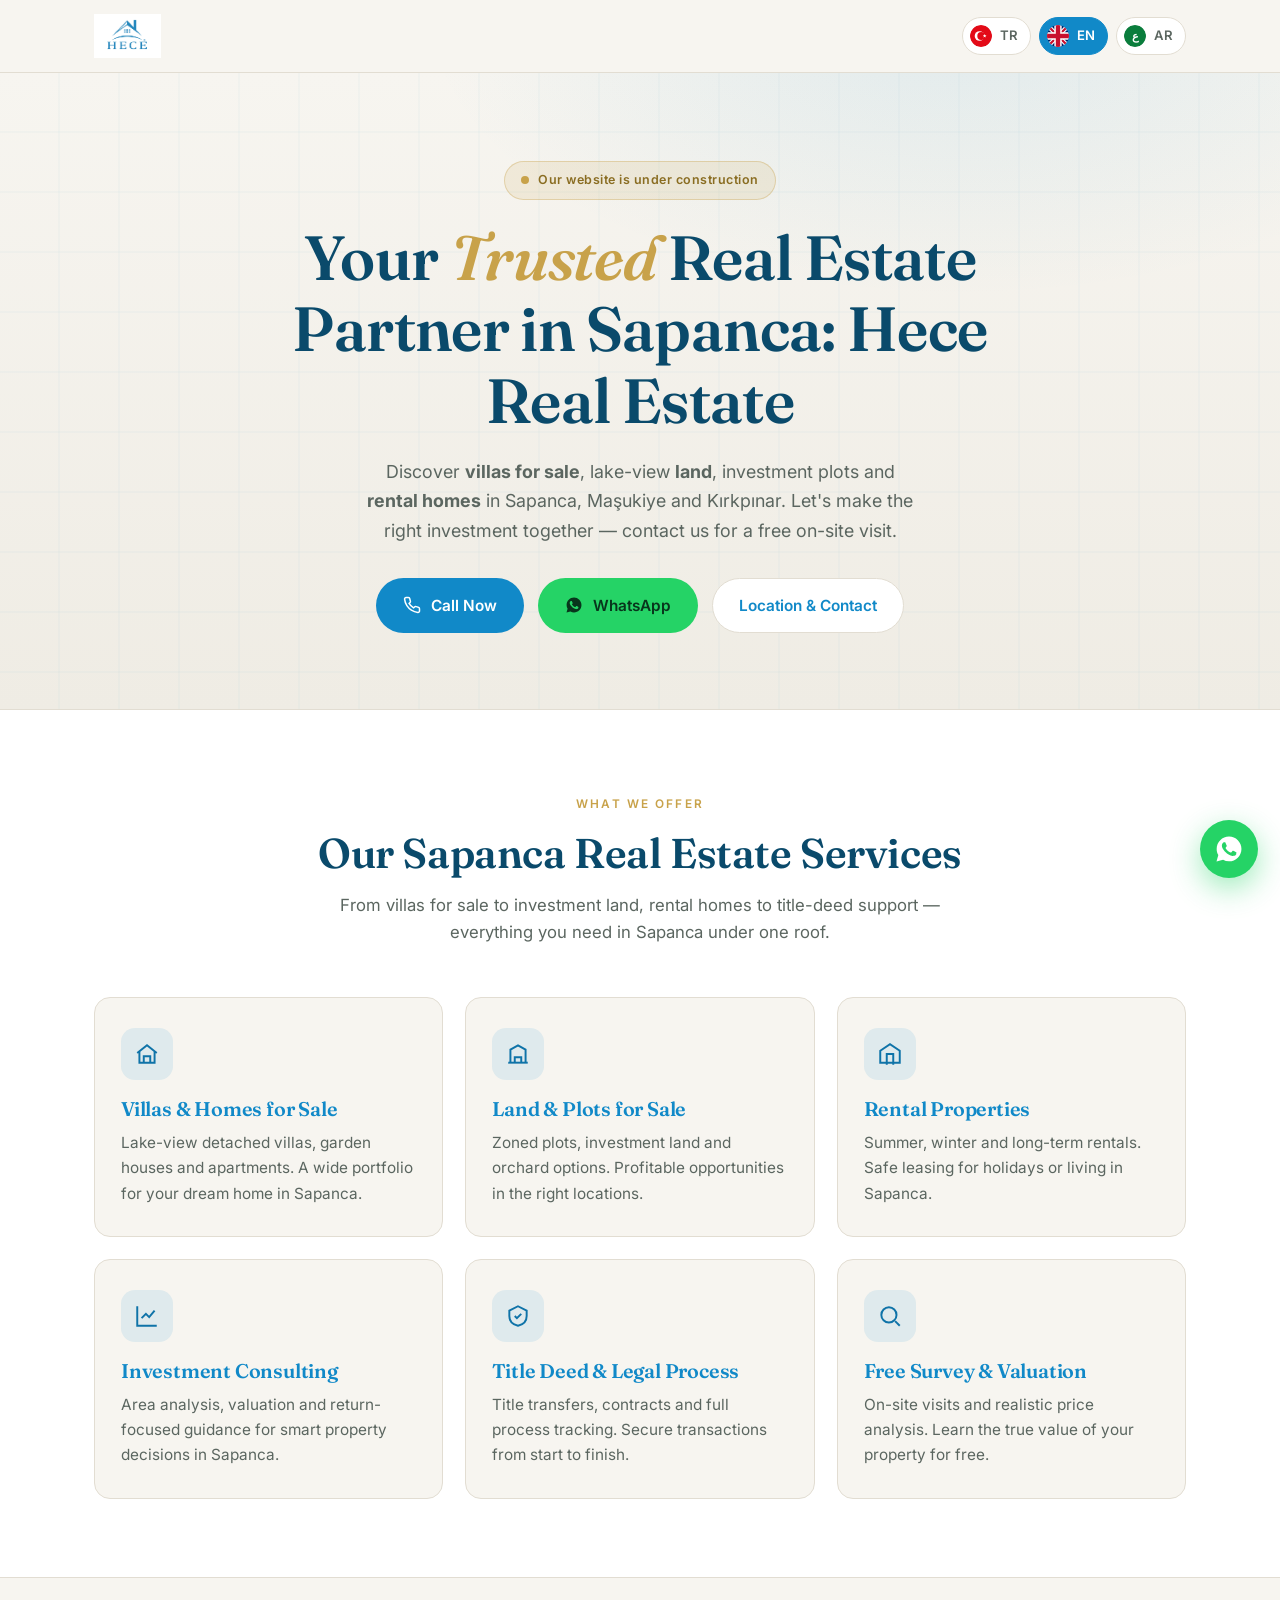
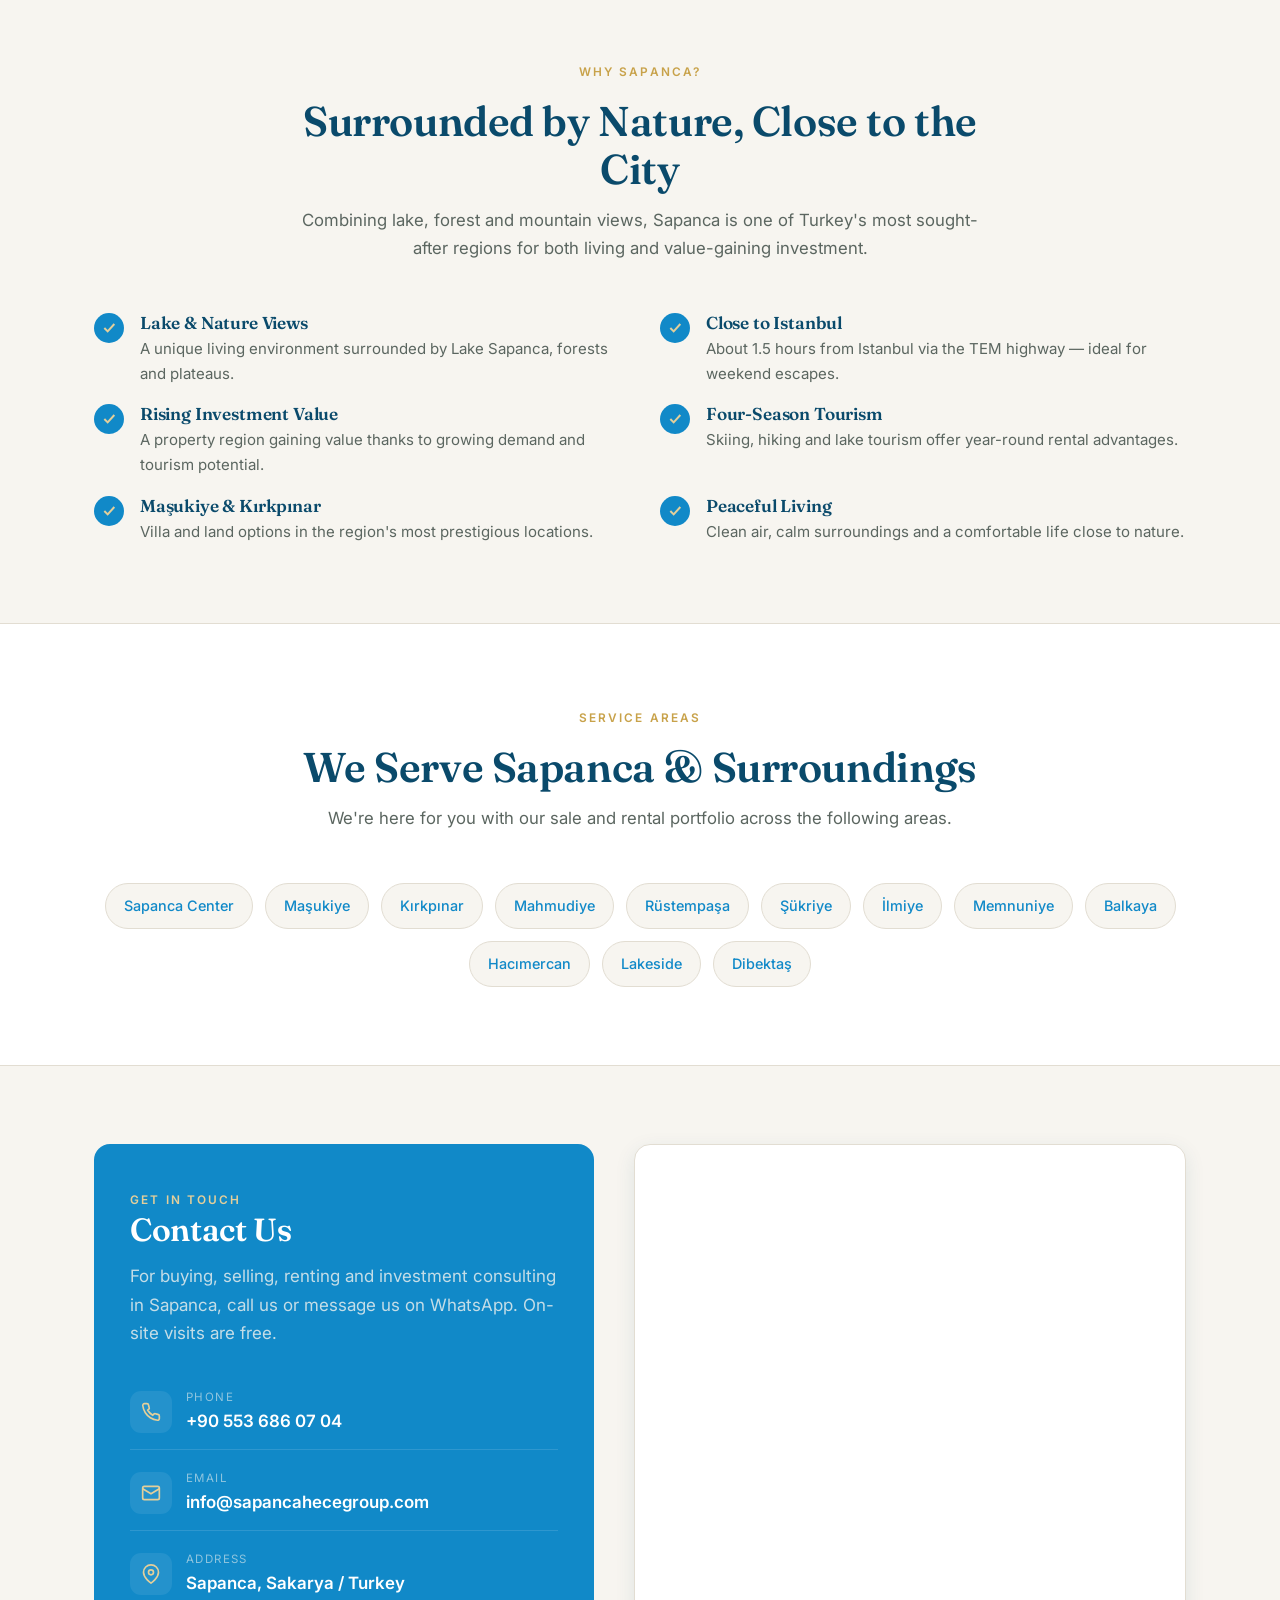
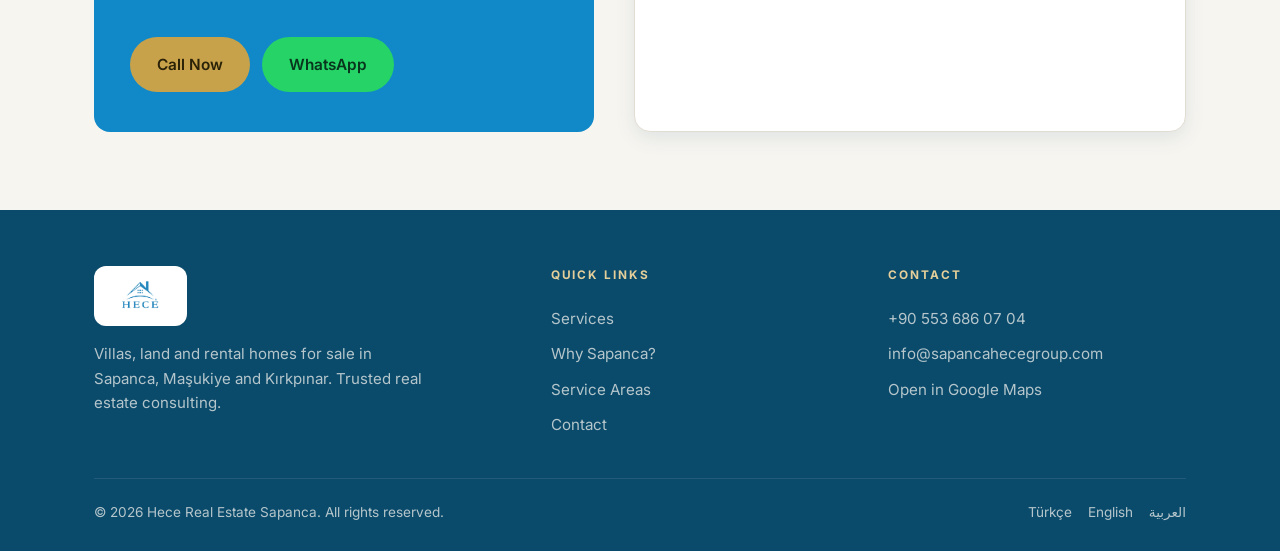
<file: en/index.html>
<!DOCTYPE html>
<html lang="en">
<head>
<meta charset="UTF-8">
<meta name="viewport" content="width=device-width, initial-scale=1.0">

<!-- ===== Primary SEO ===== -->
<title>Hece Real Estate Sapanca | Villas, Land & Property for Sale in Sapanca</title>
<meta name="description" content="Hece Real Estate Sapanca — villas, lake-view land, investment plots and rental homes for sale in Sapanca, Maşukiye and Kırkpınar, Turkey. Trusted Sapanca real estate agency. ☎ +90 553 686 07 04">
<meta name="keywords" content="hece real estate, hece gayrimenkul, sapanca real estate, sapanca property for sale, sapanca villa for sale, sapanca land for sale, property in sapanca turkey, maşukiye villa, kırkpınar land, sapanca lake view villa, sakarya real estate, buy property sapanca">
<meta name="author" content="Hece Real Estate Sapanca">
<meta name="robots" content="index, follow, max-image-preview:large">
<meta name="theme-color" content="#1189c8">
<link rel="canonical" href="https://sapancahecegroup.com/en/">

<!-- ===== Hreflang ===== -->
<link rel="alternate" hreflang="tr" href="https://sapancahecegroup.com/">
<link rel="alternate" hreflang="en" href="https://sapancahecegroup.com/en/">
<link rel="alternate" hreflang="ar" href="https://sapancahecegroup.com/ar/">
<link rel="alternate" hreflang="x-default" href="https://sapancahecegroup.com/">

<!-- ===== Open Graph / Twitter ===== -->
<meta property="og:type" content="website">
<meta property="og:site_name" content="Hece Real Estate Sapanca">
<meta property="og:title" content="Hece Real Estate Sapanca | Property for Sale in Sapanca">
<meta property="og:description" content="Villas, lake-view land and rental homes for sale in Sapanca, Maşukiye and Kırkpınar. Trusted Sapanca real estate agency.">
<meta property="og:url" content="https://sapancahecegroup.com/en/">
<meta property="og:locale" content="en_US">
<meta property="og:locale:alternate" content="tr_TR">
<meta property="og:locale:alternate" content="ar_AR">
<meta property="og:image" content="https://sapancahecegroup.com/assets/img/og-image.svg">
<meta name="twitter:card" content="summary_large_image">
<meta name="twitter:title" content="Hece Real Estate Sapanca | Property for Sale in Sapanca">
<meta name="twitter:description" content="Villas, land and rental homes for sale in Sapanca, Turkey. Trusted real estate agency.">
<meta name="twitter:image" content="https://sapancahecegroup.com/assets/img/og-image.svg">

<!-- ===== Icons & Fonts ===== -->
<link rel="icon" href="/favicon.svg" type="image/svg+xml">
<link rel="apple-touch-icon" href="/favicon.svg">
<link rel="manifest" href="/site.webmanifest">
<link rel="preconnect" href="https://fonts.googleapis.com">
<link rel="preconnect" href="https://fonts.gstatic.com" crossorigin>
<link href="https://fonts.googleapis.com/css2?family=Fraunces:ital,opsz,wght@0,9..144,500;0,9..144,600;1,9..144,500&family=Inter:wght@400;500;600;700&display=swap" rel="stylesheet">
<link rel="stylesheet" href="/assets/css/style.css">

<!-- ===== Structured Data: RealEstateAgent ===== -->
<script type="application/ld+json">
{
  "@context": "https://schema.org",
  "@type": "RealEstateAgent",
  "name": "Hece Real Estate Sapanca",
  "alternateName": "Sapanca Hece Real Estate",
  "url": "https://sapancahecegroup.com/en/",
  "image": "https://sapancahecegroup.com/assets/img/og-image.svg",
  "logo": "https://sapancahecegroup.com/favicon.svg",
  "email": "info@sapancahecegroup.com",
  "telephone": "+905536860704",
  "priceRange": "$$",
  "description": "Trusted real estate agency offering villas, land, plots and rental homes for sale in Sapanca, Maşukiye and Kırkpınar, Turkey.",
  "areaServed": ["Sapanca", "Maşukiye", "Kırkpınar", "Sakarya", "Turkey"],
  "address": {
    "@type": "PostalAddress",
    "addressLocality": "Sapanca",
    "addressRegion": "Sakarya",
    "addressCountry": "TR"
  },
  "geo": { "@type": "GeoCoordinates", "latitude": 40.6918028, "longitude": 30.2002814 },
  "hasMap": "https://www.google.com/maps/place/Sapanca+Hece+Real+Estate/@40.6918028,30.2002814,17z",
  "openingHoursSpecification": {
    "@type": "OpeningHoursSpecification",
    "dayOfWeek": ["Monday","Tuesday","Wednesday","Thursday","Friday","Saturday","Sunday"],
    "opens": "09:00", "closes": "20:00"
  },
  "contactPoint": [
    { "@type": "ContactPoint", "telephone": "+905536860704", "contactType": "sales", "availableLanguage": ["English","Turkish"] }
  ],
  "sameAs": []
}
</script>
</head>
<body dir="ltr">

<!-- ============ HEADER ============ -->
<header class="site-header">
  <div class="container header-inner">
    <a class="brand" href="/en/" aria-label="Hece Real Estate Sapanca home">
      <!-- LOGO: replace /assets/img/logo.svg with your own logo -->
      <img class="brand-logo" src="/assets/img/logo.svg" alt="Hece Real Estate Sapanca" width="214" height="44">
    </a>

    <nav class="lang-switch" aria-label="Language selection">
      <a class="lang-chip" href="/" hreflang="tr">
        <span class="lang-flag" aria-hidden="true">
          <svg viewBox="0 0 30 30"><circle cx="15" cy="15" r="15" fill="#e30a17"/><circle cx="13" cy="15" r="6.6" fill="#fff"/><circle cx="15.3" cy="15" r="5.3" fill="#e30a17"/><polygon fill="#fff" points="20,12.3 20.635,14.126 22.567,14.166 21.027,15.334 21.587,17.184 20,16.08 18.413,17.184 18.973,15.334 17.433,14.166 19.365,14.126"/></svg>
        </span>
        <span class="lang-label">TR</span>
      </a>
      <a class="lang-chip active" href="/en/" hreflang="en" aria-current="page">
        <span class="lang-flag" aria-hidden="true">
          <svg viewBox="0 0 30 30"><defs><clipPath id="ukc"><circle cx="15" cy="15" r="15"/></clipPath></defs><g clip-path="url(#ukc)"><rect width="30" height="30" fill="#012169"/><path d="M0 0 30 30M30 0 0 30" stroke="#fff" stroke-width="6"/><path d="M0 0 30 30M30 0 0 30" stroke="#C8102E" stroke-width="3"/><path d="M15 0V30M0 15H30" stroke="#fff" stroke-width="10"/><path d="M15 0V30M0 15H30" stroke="#C8102E" stroke-width="6"/></g></svg>
        </span>
        <span class="lang-label">EN</span>
      </a>
      <a class="lang-chip" href="/ar/" hreflang="ar">
        <span class="lang-flag" aria-hidden="true">
          <svg viewBox="0 0 30 30"><circle cx="15" cy="15" r="15" fill="#0a7d3c"/><text x="15" y="21" text-anchor="middle" font-family="Tahoma, sans-serif" font-size="15" font-weight="700" fill="#fff">ع</text></svg>
        </span>
        <span class="lang-label">AR</span>
      </a>
    </nav>
  </div>
</header>

<!-- ============ HERO ============ -->
<section class="hero">
  <div class="container hero-grid">
    <div class="hero-copy" data-reveal>
      <span class="status-badge"><span class="status-dot"></span> Our website is under construction</span>
      <h1>Your <span class="accent">Trusted</span> Real Estate Partner in Sapanca: Hece Real Estate</h1>
      <p class="hero-lead">Discover <strong>villas for sale</strong>, lake-view <strong>land</strong>, investment plots and <strong>rental homes</strong> in Sapanca, Maşukiye and Kırkpınar. Let's make the right investment together — contact us for a free on-site visit.</p>
      <div class="hero-cta">
        <a class="btn btn-primary" href="tel:+905536860704">
          <svg viewBox="0 0 24 24" fill="none" stroke="currentColor" stroke-width="2"><path d="M22 16.92v3a2 2 0 0 1-2.18 2 19.79 19.79 0 0 1-8.63-3.07 19.5 19.5 0 0 1-6-6 19.79 19.79 0 0 1-3.07-8.67A2 2 0 0 1 4.11 2h3a2 2 0 0 1 2 1.72c.13.96.36 1.9.7 2.81a2 2 0 0 1-.45 2.11L8.09 9.91a16 16 0 0 0 6 6l1.27-1.27a2 2 0 0 1 2.11-.45c.91.34 1.85.57 2.81.7A2 2 0 0 1 22 16.92Z"/></svg>
          Call Now
        </a>
        <a class="btn btn-wa" href="https://wa.me/905536860704?text=Hello%2C%20I%27d%20like%20information%20about%20real%20estate%20in%20Sapanca." target="_blank" rel="noopener">
          <svg viewBox="0 0 24 24" fill="currentColor"><path d="M12.04 2C6.58 2 2.13 6.45 2.13 11.91c0 1.75.46 3.45 1.32 4.95L2 22l5.25-1.38a9.9 9.9 0 0 0 4.79 1.22h.01c5.46 0 9.91-4.45 9.91-9.91 0-2.65-1.03-5.14-2.9-7.01A9.82 9.82 0 0 0 12.04 2Zm5.8 14.13c-.24.68-1.42 1.32-1.95 1.36-.5.05-1.13.07-1.82-.11-.42-.13-.96-.31-1.65-.61-2.9-1.25-4.79-4.17-4.94-4.36-.14-.19-1.18-1.57-1.18-2.99s.75-2.12 1.01-2.41c.26-.29.57-.36.76-.36l.55.01c.18.01.41-.07.64.49.24.57.81 1.99.88 2.13.07.14.12.31.02.5-.09.19-.14.31-.28.48-.14.17-.29.37-.42.5-.14.14-.28.29-.12.57.17.29.74 1.22 1.59 1.98 1.09.97 2.01 1.27 2.3 1.42.29.14.46.12.63-.07.17-.19.72-.84.91-1.13.19-.29.39-.24.64-.14.26.09 1.66.78 1.94.93.29.14.48.21.55.33.07.12.07.7-.17 1.38Z"/></svg>
          WhatsApp
        </a>
        <a class="btn btn-ghost" href="#contact">Location & Contact</a>
      </div>
    </div>
  </div>
</section>

<!-- ============ SERVICES ============ -->
<section class="alt" id="services">
  <div class="container">
    <div class="section-head" data-reveal>
      <span class="eyebrow">What We Offer</span>
      <h2>Our Sapanca Real Estate Services</h2>
      <p>From villas for sale to investment land, rental homes to title-deed support — everything you need in Sapanca under one roof.</p>
    </div>
    <div class="cards">
      <article class="card" data-reveal>
        <div class="card-ic"><svg viewBox="0 0 24 24" fill="none" stroke="currentColor" stroke-width="1.8"><path d="M3 11l9-7 9 7"/><path d="M5 10v10h14V10"/><path d="M9 20v-6h6v6"/></svg></div>
        <h3>Villas & Homes for Sale</h3>
        <p>Lake-view detached villas, garden houses and apartments. A wide portfolio for your dream home in Sapanca.</p>
      </article>
      <article class="card" data-reveal>
        <div class="card-ic"><svg viewBox="0 0 24 24" fill="none" stroke="currentColor" stroke-width="1.8"><path d="M3 20h18"/><path d="M5 20V8l7-4 7 4v12"/><path d="M9 20v-5h6v5"/></svg></div>
        <h3>Land & Plots for Sale</h3>
        <p>Zoned plots, investment land and orchard options. Profitable opportunities in the right locations.</p>
      </article>
      <article class="card" data-reveal>
        <div class="card-ic"><svg viewBox="0 0 24 24" fill="none" stroke="currentColor" stroke-width="1.8"><path d="M3 9l9-6 9 6v11H3z"/><path d="M9 22V12h6v10"/></svg></div>
        <h3>Rental Properties</h3>
        <p>Summer, winter and long-term rentals. Safe leasing for holidays or living in Sapanca.</p>
      </article>
      <article class="card" data-reveal>
        <div class="card-ic"><svg viewBox="0 0 24 24" fill="none" stroke="currentColor" stroke-width="1.8"><path d="M3 3v18h18"/><path d="M7 14l4-4 3 3 5-6"/></svg></div>
        <h3>Investment Consulting</h3>
        <p>Area analysis, valuation and return-focused guidance for smart property decisions in Sapanca.</p>
      </article>
      <article class="card" data-reveal>
        <div class="card-ic"><svg viewBox="0 0 24 24" fill="none" stroke="currentColor" stroke-width="1.8"><path d="M9 12l2 2 4-4"/><path d="M12 3l8 4v5c0 5-3.5 8-8 9-4.5-1-8-4-8-9V7z"/></svg></div>
        <h3>Title Deed & Legal Process</h3>
        <p>Title transfers, contracts and full process tracking. Secure transactions from start to finish.</p>
      </article>
      <article class="card" data-reveal>
        <div class="card-ic"><svg viewBox="0 0 24 24" fill="none" stroke="currentColor" stroke-width="1.8"><circle cx="11" cy="11" r="7"/><path d="M21 21l-4.3-4.3"/></svg></div>
        <h3>Free Survey & Valuation</h3>
        <p>On-site visits and realistic price analysis. Learn the true value of your property for free.</p>
      </article>
    </div>
  </div>
</section>

<!-- ============ WHY SAPANCA ============ -->
<section id="why-sapanca">
  <div class="container">
    <div class="section-head" data-reveal>
      <span class="eyebrow">Why Sapanca?</span>
      <h2>Surrounded by Nature, Close to the City</h2>
      <p>Combining lake, forest and mountain views, Sapanca is one of Turkey's most sought-after regions for both living and value-gaining investment.</p>
    </div>
    <div class="features">
      <div class="feature" data-reveal>
        <span class="tick"><svg viewBox="0 0 24 24" fill="none" stroke="currentColor" stroke-width="3"><path d="M5 12l5 5L20 6"/></svg></span>
        <div><h3>Lake & Nature Views</h3><p>A unique living environment surrounded by Lake Sapanca, forests and plateaus.</p></div>
      </div>
      <div class="feature" data-reveal>
        <span class="tick"><svg viewBox="0 0 24 24" fill="none" stroke="currentColor" stroke-width="3"><path d="M5 12l5 5L20 6"/></svg></span>
        <div><h3>Close to Istanbul</h3><p>About 1.5 hours from Istanbul via the TEM highway — ideal for weekend escapes.</p></div>
      </div>
      <div class="feature" data-reveal>
        <span class="tick"><svg viewBox="0 0 24 24" fill="none" stroke="currentColor" stroke-width="3"><path d="M5 12l5 5L20 6"/></svg></span>
        <div><h3>Rising Investment Value</h3><p>A property region gaining value thanks to growing demand and tourism potential.</p></div>
      </div>
      <div class="feature" data-reveal>
        <span class="tick"><svg viewBox="0 0 24 24" fill="none" stroke="currentColor" stroke-width="3"><path d="M5 12l5 5L20 6"/></svg></span>
        <div><h3>Four-Season Tourism</h3><p>Skiing, hiking and lake tourism offer year-round rental advantages.</p></div>
      </div>
      <div class="feature" data-reveal>
        <span class="tick"><svg viewBox="0 0 24 24" fill="none" stroke="currentColor" stroke-width="3"><path d="M5 12l5 5L20 6"/></svg></span>
        <div><h3>Maşukiye & Kırkpınar</h3><p>Villa and land options in the region's most prestigious locations.</p></div>
      </div>
      <div class="feature" data-reveal>
        <span class="tick"><svg viewBox="0 0 24 24" fill="none" stroke="currentColor" stroke-width="3"><path d="M5 12l5 5L20 6"/></svg></span>
        <div><h3>Peaceful Living</h3><p>Clean air, calm surroundings and a comfortable life close to nature.</p></div>
      </div>
    </div>
  </div>
</section>

<!-- ============ AREAS ============ -->
<section class="alt" id="areas">
  <div class="container">
    <div class="section-head" data-reveal>
      <span class="eyebrow">Service Areas</span>
      <h2>We Serve Sapanca & Surroundings</h2>
      <p>We're here for you with our sale and rental portfolio across the following areas.</p>
    </div>
    <div class="tags" data-reveal>
      <span class="tag">Sapanca Center</span>
      <span class="tag">Maşukiye</span>
      <span class="tag">Kırkpınar</span>
      <span class="tag">Mahmudiye</span>
      <span class="tag">Rüstempaşa</span>
      <span class="tag">Şükriye</span>
      <span class="tag">İlmiye</span>
      <span class="tag">Memnuniye</span>
      <span class="tag">Balkaya</span>
      <span class="tag">Hacımercan</span>
      <span class="tag">Lakeside</span>
      <span class="tag">Dibektaş</span>
    </div>
  </div>
</section>

<!-- ============ CONTACT + MAP ============ -->
<section id="contact">
  <div class="container contact-grid">
    <div class="contact-panel" data-reveal>
      <span class="eyebrow" style="color:var(--gold-soft)">Get in Touch</span>
      <h2>Contact Us</h2>
      <p class="lead">For buying, selling, renting and investment consulting in Sapanca, call us or message us on WhatsApp. On-site visits are free.</p>
      <div class="contact-list">
        <div class="c-row">
          <span class="c-ic"><svg viewBox="0 0 24 24" fill="none" stroke="currentColor" stroke-width="2"><path d="M22 16.92v3a2 2 0 0 1-2.18 2 19.79 19.79 0 0 1-8.63-3.07 19.5 19.5 0 0 1-6-6 19.79 19.79 0 0 1-3.07-8.67A2 2 0 0 1 4.11 2h3a2 2 0 0 1 2 1.72c.13.96.36 1.9.7 2.81a2 2 0 0 1-.45 2.11L8.09 9.91a16 16 0 0 0 6 6l1.27-1.27a2 2 0 0 1 2.11-.45c.91.34 1.85.57 2.81.7A2 2 0 0 1 22 16.92Z"/></svg></span>
          <div><div class="label">Phone</div><a class="value" href="tel:+905536860704">+90 553 686 07 04</a></div>
        </div>
        <div class="c-row">
          <span class="c-ic"><svg viewBox="0 0 24 24" fill="none" stroke="currentColor" stroke-width="2"><rect x="2" y="4" width="20" height="16" rx="2"/><path d="m22 7-10 6L2 7"/></svg></span>
          <div><div class="label">Email</div><a class="value" href="mailto:info@sapancahecegroup.com">info@sapancahecegroup.com</a></div>
        </div>
        <div class="c-row">
          <span class="c-ic"><svg viewBox="0 0 24 24" fill="none" stroke="currentColor" stroke-width="2"><path d="M21 10c0 7-9 13-9 13s-9-6-9-13a9 9 0 0 1 18 0Z"/><circle cx="12" cy="10" r="3"/></svg></span>
          <div><div class="label">Address</div><span class="value">Sapanca, Sakarya / Turkey</span></div>
        </div>
      </div>
      <div class="contact-actions">
        <a class="btn btn-gold" href="tel:+905536860704">Call Now</a>
        <a class="btn btn-wa" href="https://wa.me/905536860704?text=Hello%2C%20I%27d%20like%20information%20about%20real%20estate%20in%20Sapanca." target="_blank" rel="noopener">WhatsApp</a>
      </div>
    </div>

    <div class="map-wrap" data-reveal>
      <iframe
        title="Hece Real Estate Sapanca location - Google Maps"
        src="https://maps.google.com/maps?q=40.6918028,30.2002814&hl=en&z=17&output=embed"
        loading="lazy" referrerpolicy="no-referrer-when-downgrade" allowfullscreen></iframe>
    </div>
  </div>
</section>

<!-- ============ FOOTER ============ -->
<footer class="site-footer">
  <div class="container">
    <div class="footer-grid">
      <div class="footer-col">
        <div class="footer-logo-box">
          <!-- LOGO: replace /assets/img/logo.svg with your own logo -->
          <img class="brand-logo" src="/assets/img/logo.svg" alt="Hece Real Estate Sapanca" width="214" height="44">
        </div>
        <p>Villas, land and rental homes for sale in Sapanca, Maşukiye and Kırkpınar. Trusted real estate consulting.</p>
      </div>
      <div class="footer-col">
        <h4>Quick Links</h4>
        <a href="#services">Services</a>
        <a href="#why-sapanca">Why Sapanca?</a>
        <a href="#areas">Service Areas</a>
        <a href="#contact">Contact</a>
      </div>
      <div class="footer-col">
        <h4>Contact</h4>
        <a href="tel:+905536860704">+90 553 686 07 04</a>
        <a href="mailto:info@sapancahecegroup.com">info@sapancahecegroup.com</a>
        <a href="https://www.google.com/maps/place/Sapanca+Hece+Real+Estate/@40.6918028,30.2002814,17z" target="_blank" rel="noopener">Open in Google Maps</a>
      </div>
    </div>
    <div class="footer-bottom">
      <span>© <span data-year>2026</span> Hece Real Estate Sapanca. All rights reserved.</span>
      <span class="footer-langs">
        <a href="/">Türkçe</a>
        <a href="/en/">English</a>
        <a href="/ar/">العربية</a>
      </span>
    </div>
  </div>
</footer>

<a class="fab" href="https://wa.me/905536860704?text=Hello%2C%20I%27d%20like%20information%20about%20real%20estate%20in%20Sapanca." target="_blank" rel="noopener" aria-label="Message us on WhatsApp">
  <svg viewBox="0 0 24 24" fill="#fff"><path d="M12.04 2C6.58 2 2.13 6.45 2.13 11.91c0 1.75.46 3.45 1.32 4.95L2 22l5.25-1.38a9.9 9.9 0 0 0 4.79 1.22h.01c5.46 0 9.91-4.45 9.91-9.91 0-2.65-1.03-5.14-2.9-7.01A9.82 9.82 0 0 0 12.04 2Zm5.8 14.13c-.24.68-1.42 1.32-1.95 1.36-.5.05-1.13.07-1.82-.11-.42-.13-.96-.31-1.65-.61-2.9-1.25-4.79-4.17-4.94-4.36-.14-.19-1.18-1.57-1.18-2.99s.75-2.12 1.01-2.41c.26-.29.57-.36.76-.36l.55.01c.18.01.41-.07.64.49.24.57.81 1.99.88 2.13.07.14.12.31.02.5-.09.19-.14.31-.28.48-.14.17-.29.37-.42.5-.14.14-.28.29-.12.57.17.29.74 1.22 1.59 1.98 1.09.97 2.01 1.27 2.3 1.42.29.14.46.12.63-.07.17-.19.72-.84.91-1.13.19-.29.39-.24.64-.14.26.09 1.66.78 1.94.93.29.14.48.21.55.33.07.12.07.7-.17 1.38Z"/></svg>
</a>

<script src="/assets/js/main.js" defer></script>
</body>
</html>
</file>
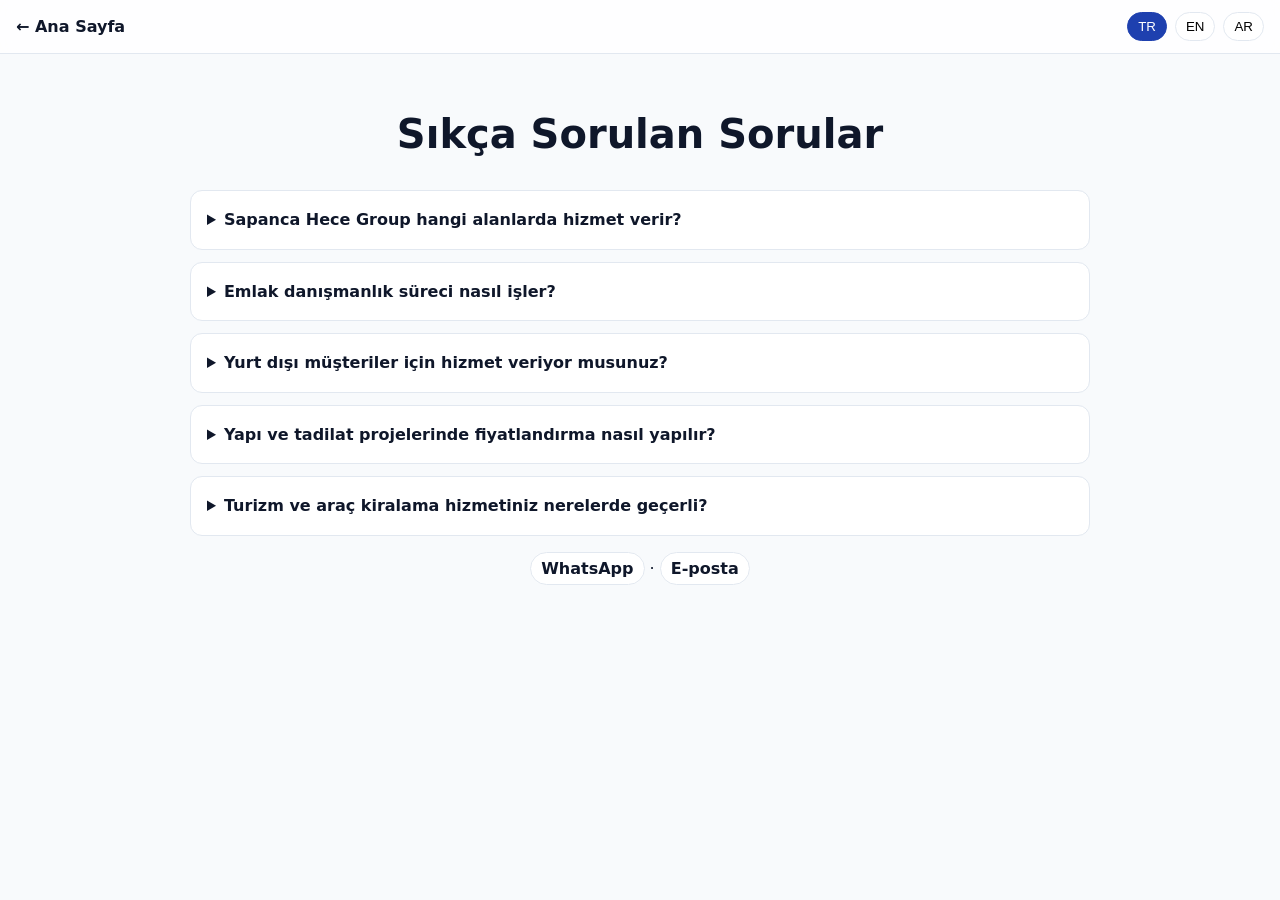
<file: faq.html>
<!doctype html>
<html lang="tr">
<head>
  <meta charset="utf-8" />
  <meta name="viewport" content="width=device-width,initial-scale=1" />
  <title data-i18n="title">Sıkça Sorulan Sorular | Sapanca Hece Group</title>
  <meta name="description" data-i18n="meta_desc" content="Sapanca Hece Group hakkında en sık sorulan sorular ve yanıtlar. Gayrimenkul, yapı, reklam ve turizm hizmetlerimiz hakkında bilgi edinin.">
  <link rel="canonical" href="https://sapancahecegroup.com/faq.html" />
  <meta name="robots" content="index,follow" />
  <meta name="theme-color" content="#0f172a" />
  <link rel="icon" href="/favicon.ico" sizes="any" />
  <style>
    :root{--ink:#0f172a;--muted:#475569;--ring:#e2e8f0;--brand:#1e40af;--accent:#f59e0b;--bg:#f8fafc}
    body{margin:0;background:var(--bg);color:var(--ink);font:16px/1.6 system-ui,-apple-system,Segoe UI,Roboto,Arial}
    header{position:sticky;top:0;background:#ffffffcc;backdrop-filter:blur(8px);border-bottom:1px solid var(--ring);z-index:10}
    nav{display:flex;justify-content:space-between;align-items:center;padding:12px 16px}
    a{color:var(--ink);text-decoration:none;font-weight:600}
    a:hover{color:var(--brand)}
    .lang{display:flex;gap:8px}
    .tag{border:1px solid var(--ring);padding:6px 10px;border-radius:999px;cursor:pointer;background:#fff}
    .tag.active{background:var(--brand);color:#fff;border-color:var(--brand)}
    .container{max-width:900px;margin:auto;padding:24px 16px}
    h1{font-size:clamp(28px,4vw,40px);text-align:center;margin:24px 0}
    details{border:1px solid var(--ring);border-radius:12px;padding:16px;background:#fff;margin-bottom:12px}
    summary{font-weight:600;cursor:pointer}
    summary:hover{color:var(--brand)}
    .rtl{direction:rtl;text-align:right}
  </style>
</head>
<body>
  <header>
    <nav>
      <a href="/">← <span data-i18n="back_home">Ana Sayfa</span></a>
      <div class="lang">
        <button class="tag active" data-lang="tr">TR</button>
        <button class="tag" data-lang="en">EN</button>
        <button class="tag" data-lang="ar">AR</button>
      </div>
    </nav>
  </header>

  <main class="container">
    <h1 data-i18n="title">Sıkça Sorulan Sorular</h1>

    <details>
      <summary data-i18n="q1">Sapanca Hece Group hangi alanlarda hizmet verir?</summary>
      <p data-i18n="a1">Gayrimenkul, yapı & tadilat, reklam & baskı, turizm & araç kiralama alanlarında profesyonel çözümler sunuyoruz.</p>
    </details>

    <details>
      <summary data-i18n="q2">Emlak danışmanlık süreci nasıl işler?</summary>
      <p data-i18n="a2">İhtiyaç analizi → yerinde keşif → resmi evrak kontrolü → tapu süreci olarak 4 adımda ilerler. Tüm işlemleri şeffaf biçimde yönetiyoruz.</p>
    </details>

    <details>
      <summary data-i18n="q3">Yurt dışı müşteriler için hizmet veriyor musunuz?</summary>
      <p data-i18n="a3">Evet. İngilizce ve Arapça destekle, yurt dışı yatırımcılar için satış, transfer ve konaklama süreçlerini organize ediyoruz.</p>
    </details>

    <details>
      <summary data-i18n="q4">Yapı ve tadilat projelerinde fiyatlandırma nasıl yapılır?</summary>
      <p data-i18n="a4">Keşif sonrası metrekare, malzeme ve işçilik bazlı şeffaf teklif hazırlanır. Proje başlamadan yazılı sözleşme yapılır.</p>
    </details>

    <details>
      <summary data-i18n="q5">Turizm ve araç kiralama hizmetiniz nerelerde geçerli?</summary>
      <p data-i18n="a5">Sapanca, Kartepe, Maşukiye, Gölcük, İzmit ve Sakarya geneline özel araç + transfer hizmeti sağlıyoruz.</p>
    </details>

    <p style="text-align:center;margin-top:20px">
      <a class="tag" href="https://wa.me/905536860704" target="_blank">WhatsApp</a> · 
      <a class="tag" href="mailto:info@hecegroup.com.tr">E-posta</a>
    </p>
  </main>

  <script>
    const dict={
      tr:{
        title:"Sıkça Sorulan Sorular",
        meta_desc:"Sapanca Hece Group hakkında en sık sorulan sorular ve yanıtlar.",
        back_home:"Ana Sayfa",
        q1:"Sapanca Hece Group hangi alanlarda hizmet verir?",
        a1:"Gayrimenkul, yapı & tadilat, reklam & baskı, turizm & araç kiralama alanlarında profesyonel çözümler sunuyoruz.",
        q2:"Emlak danışmanlık süreci nasıl işler?",
        a2:"İhtiyaç analizi → yerinde keşif → resmi evrak kontrolü → tapu süreci olarak 4 adımda ilerler. Tüm işlemleri şeffaf biçimde yönetiyoruz.",
        q3:"Yurt dışı müşteriler için hizmet veriyor musunuz?",
        a3:"Evet. İngilizce ve Arapça destekle, yurt dışı yatırımcılar için satış, transfer ve konaklama süreçlerini organize ediyoruz.",
        q4:"Yapı ve tadilat projelerinde fiyatlandırma nasıl yapılır?",
        a4:"Keşif sonrası metrekare, malzeme ve işçilik bazlı şeffaf teklif hazırlanır. Proje başlamadan yazılı sözleşme yapılır.",
        q5:"Turizm ve araç kiralama hizmetiniz nerelerde geçerli?",
        a5:"Sapanca, Kartepe, Maşukiye, Gölcük, İzmit ve Sakarya geneline özel araç + transfer hizmeti sağlıyoruz."
      },
      en:{
        title:"Frequently Asked Questions",
        meta_desc:"Answers to common questions about Sapanca Hece Group’s real estate, construction, advertising, and tourism services.",
        back_home:"Home",
        q1:"Which areas does Sapanca Hece Group serve?",
        a1:"We offer professional solutions in real estate, construction, advertising, printing, tourism and car rental.",
        q2:"How does the real estate consulting process work?",
        a2:"Needs analysis → site visit → document verification → title deed. We manage the process transparently.",
        q3:"Do you serve international clients?",
        a3:"Yes, with English and Arabic support, we assist investors abroad with sales, transfers, and accommodation.",
        q4:"How do you price renovation projects?",
        a4:"After inspection, we provide transparent quotes based on size, material, and labor.",
        q5:"Where is your tourism and car rental service available?",
        a5:"We serve Sapanca, Kartepe, Maşukiye, Gölcük, İzmit and Sakarya areas."
      },
      ar:{
        title:"الأسئلة الشائعة",
        meta_desc:"أجوبة على أكثر الأسئلة شيوعًا حول مجموعة هجه في مجالات العقارات والبناء والإعلان والسياحة.",
        back_home:"الصفحة الرئيسية",
        q1:"في أي المجالات تعمل مجموعة هجه؟",
        a1:"نقدم حلولاً احترافية في العقارات والبناء والطباعة والإعلان والسياحة وتأجير السيارات.",
        q2:"كيف تتم عملية الاستشارة العقارية؟",
        a2:"تحليل الاحتياج → زيارة الموقع → التحقق من المستندات → عملية الطابو. ندير العملية بشفافية.",
        q3:"هل تقدمون خدمات للمستثمرين الأجانب؟",
        a3:"نعم، نوفر الدعم باللغتين الإنجليزية والعربية لتنظيم عمليات البيع والنقل والإقامة.",
        q4:"كيف يتم تحديد أسعار مشاريع البناء أو الترميم؟",
        a4:"بعد المعاينة نُعدّ عرضاً واضحاً يعتمد على المساحة والمواد والعمل.",
        q5:"أين تتوفر خدمات السياحة وتأجير السيارات؟",
        a5:"نغطي مناطق صابانجا وكارتبه وماشوكيا وغولجوك وإزميت وسقاريا."
      }
    };
    const langBtns=document.querySelectorAll(".tag[data-lang]");
    function setLang(l){
      const d=dict[l]||dict.tr;
      document.documentElement.lang=l;
      document.body.classList.toggle("rtl",l==="ar");
      document.querySelectorAll("[data-i18n]").forEach(el=>{
        const k=el.dataset.i18n;if(d[k])el.textContent=d[k];
      });
      document.title=d.title;
      document.querySelector('meta[name="description"]').setAttribute("content",d.meta_desc);
      langBtns.forEach(b=>b.classList.toggle("active",b.dataset.lang===l));
    }
    langBtns.forEach(b=>b.addEventListener("click",()=>setLang(b.dataset.lang)));
    setLang("tr");
  </script>
</body>
</html>
</file>
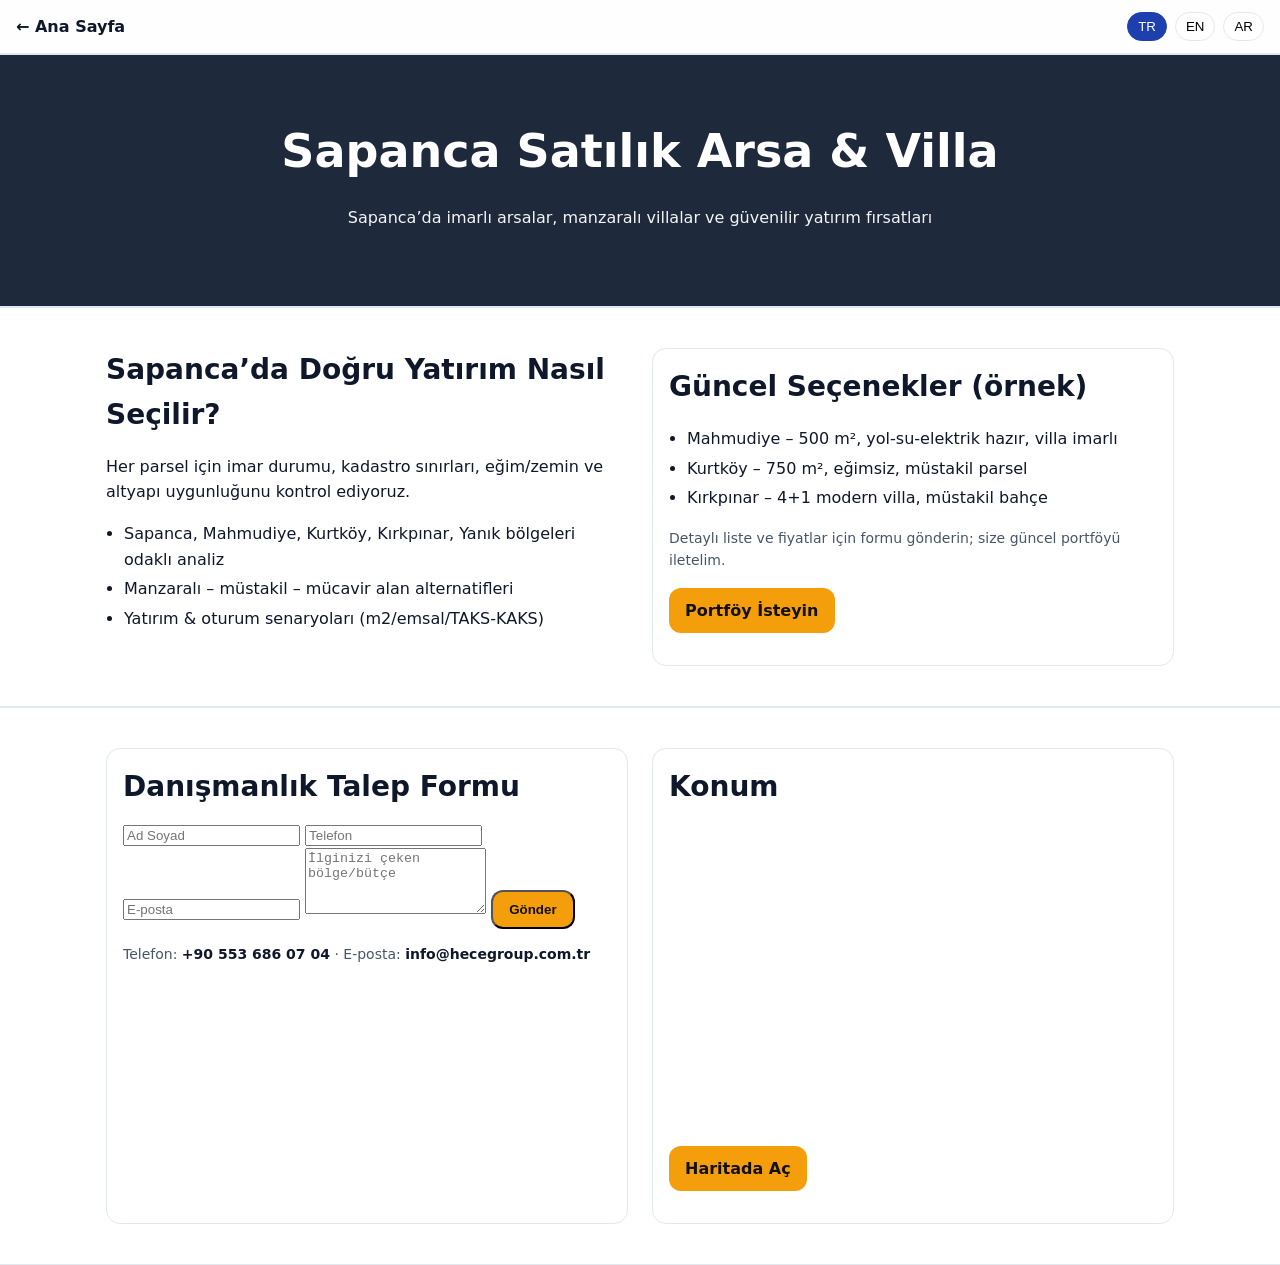
<file: satilik-arsa-villa.html>
<!doctype html>
<html lang="tr">
<head>
  <meta charset="utf-8" />
  <meta name="viewport" content="width=device-width,initial-scale=1" />
  <title data-i18n="title">Sapanca Satılık Arsa & Villa | Sapanca Hece Group</title>
  <meta name="description" data-i18n="meta_desc" content="Sapanca'da satılık arsa ve villa fırsatları. İmarı uygun, manzaralı parseller ve modern villalar. Uzman gayrimenkul danışmanlığı.">
  <link rel="canonical" href="https://sapancahecegroup.com/satilik-arsa-villa.html" />
  <meta name="robots" content="index,follow" />
  <meta name="theme-color" content="#0f172a" />
  <link rel="icon" href="/favicon.ico" sizes="any" />

  <style>
    :root{--ink:#0f172a;--muted:#475569;--ring:#e2e8f0;--brand:#1e40af;--accent:#f59e0b;--bg:#f8fafc}
    *{box-sizing:border-box}
    body{margin:0;background:var(--bg);color:var(--ink);font:16px/1.6 system-ui,-apple-system,Segoe UI,Roboto,Arial}
    header{position:sticky;top:0;background:#ffffffcc;backdrop-filter:blur(8px);border-bottom:1px solid var(--ring);z-index:10}
    nav{display:flex;justify-content:space-between;align-items:center;padding:12px 16px}
    a{color:var(--ink);text-decoration:none;font-weight:600}
    a:hover{color:var(--brand)}
    .lang{display:flex;gap:8px}
    .tag{border:1px solid var(--ring);padding:6px 10px;border-radius:999px;cursor:pointer;background:#fff}
    .tag.active{background:var(--brand);color:#fff;border-color:var(--brand)}

    .hero{padding:60px 16px;background:#1e293b url('https://images.unsplash.com/photo-1564013799919-ab600027ffc6?q=80&w=1600&auto=format&fit=crop') center/cover; color:#fff;text-align:center}
    .hero h1{margin:0 0 8px;font-size:clamp(26px,5vw,46px)}
    .lead{opacity:.95}
    section{background:#fff;border-top:1px solid var(--ring);border-bottom:1px solid var(--ring);padding:40px 0}
    .container{max-width:1100px;margin:auto;padding:0 16px}
    .grid{display:grid;gap:24px;grid-template-columns:1fr 1fr}
    @media(max-width:900px){.grid{grid-template-columns:1fr}}
    .card{border:1px solid var(--ring);border-radius:14px;padding:16px;background:#fff}
    h2{font-size:clamp(20px,3.2vw,28px);margin:0 0 12px}
    .list{padding-left:18px}
    .list li{margin:.25rem 0}
    .btn{display:inline-block;background:var(--accent);color:#111;padding:10px 16px;border-radius:12px;font-weight:700;text-decoration:none}
    .note{font-size:14px;color:var(--muted)}
    .rtl{direction:rtl;text-align:right}
  </style>
</head>
<body>
  <header>
    <nav>
      <a href="/">← <span data-i18n="back_home">Ana Sayfa</span></a>
      <div class="lang">
        <button class="tag active" data-lang="tr">TR</button>
        <button class="tag" data-lang="en">EN</button>
        <button class="tag" data-lang="ar">AR</button>
      </div>
    </nav>
  </header>

  <main>
    <section class="hero">
      <h1 data-i18n="hero_title">Sapanca Satılık Arsa & Villa</h1>
      <p class="lead" data-i18n="hero_sub">Sapanca’da imarlı arsalar, manzaralı villalar ve güvenilir yatırım fırsatları</p>
    </section>

    <section>
      <div class="container grid">
        <div>
          <h2 data-i18n="choose_title">Sapanca’da Doğru Yatırım Nasıl Seçilir?</h2>
          <p data-i18n="choose_text">
            Her parsel için imar durumu, kadastro sınırları, eğim/zemin ve altyapı uygunluğunu kontrol ediyoruz.
            Yasal riskleri en başta eleyip, bütçe–getiri dengesini netleştiriyoruz.
          </p>
          <ul class="list">
            <li data-i18n="choose_li1">Sapanca, Mahmudiye, Kurtköy, Kırkpınar, Yanık bölgeleri odaklı analiz</li>
            <li data-i18n="choose_li2">Manzaralı – müstakil – mücavir alan alternatifleri</li>
            <li data-i18n="choose_li3">Yatırım & oturum senaryoları (m2/emsal/TAKS-KAKS)</li>
          </ul>
        </div>
        <div class="card">
          <h2 data-i18n="list_title">Güncel Seçenekler (örnek)</h2>
          <ul class="list">
            <li data-i18n="list1">Mahmudiye – 500 m², yol-su-elektrik hazır, villa imarlı</li>
            <li data-i18n="list2">Kurtköy – 750 m², eğimsiz, müstakil parsel</li>
            <li data-i18n="list3">Kırkpınar – 4+1 modern villa, müstakil bahçe</li>
          </ul>
          <p class="note" data-i18n="list_note">Detaylı liste ve fiyatlar için formu gönderin; size güncel portföyü iletelim.</p>
          <p><a class="btn" href="#contact" data-i18n="cta">Portföy İsteyin</a></p>
        </div>
      </div>
    </section>

    <section id="contact">
      <div class="container grid">
        <div class="card">
          <h2 data-i18n="contact_title">Danışmanlık Talep Formu</h2>
          <form id="form">
            <input name="name" placeholder="Ad Soyad" required />
            <input type="tel" name="phone" placeholder="Telefon" />
            <input type="email" name="email" placeholder="E-posta" required />
            <textarea name="message" rows="4" placeholder="İlginizi çeken bölge/bütçe"></textarea>
            <button class="btn" type="submit" data-i18n="send">Gönder</button>
            <div id="msg" class="note"></div>
          </form>
          <p class="note">
            <span data-i18n="contact_note">Telefon:</span> <a href="tel:+905536860704">+90 553 686 07 04</a> · 
            E-posta: <a href="mailto:info@hecegroup.com.tr">info@hecegroup.com.tr</a>
          </p>
        </div>
        <div class="card">
          <h2 data-i18n="map_title">Konum</h2>
          <iframe width="100%" height="300" frameborder="0" style="border:0"
            src="https://www.google.com/maps?q=Sapanca%20Hece%20Real%20Estate&z=15&output=embed" loading="lazy"></iframe>
          <p><a class="btn" href="https://maps.app.goo.gl/qobTDmVPjX2s8gYSA" target="_blank" rel="noopener" data-i18n="map_open">Haritada Aç</a></p>
        </div>
      </div>
    </section>
  </main>

  <script>
    const dict = {
      tr:{
        title:"Sapanca Satılık Arsa & Villa | Sapanca Hece Group",
        meta_desc:"Sapanca'da satılık arsa ve villa fırsatları. İmarı uygun, manzaralı parseller ve modern villalar.",
        back_home:"Ana Sayfa",
        hero_title:"Sapanca Satılık Arsa & Villa",
        hero_sub:"Sapanca’da imarlı arsalar, manzaralı villalar ve güvenilir yatırım fırsatları",
        choose_title:"Sapanca’da Doğru Yatırım Nasıl Seçilir?",
        choose_text:"Her parsel için imar durumu, kadastro sınırları, eğim/zemin ve altyapı uygunluğunu kontrol ediyoruz.",
        choose_li1:"Sapanca, Mahmudiye, Kurtköy, Kırkpınar, Yanık bölgeleri odaklı analiz",
        choose_li2:"Manzaralı – müstakil – mücavir alan alternatifleri",
        choose_li3:"Yatırım & oturum senaryoları (m2/emsal/TAKS-KAKS)",
        list_title:"Güncel Seçenekler (örnek)",
        list1:"Mahmudiye – 500 m², yol-su-elektrik hazır, villa imarlı",
        list2:"Kurtköy – 750 m², eğimsiz, müstakil parsel",
        list3:"Kırkpınar – 4+1 modern villa, müstakil bahçe",
        list_note:"Detaylı liste ve fiyatlar için formu gönderin; size güncel portföyü iletelim.",
        cta:"Portföy İsteyin", contact_title:"Danışmanlık Talep Formu",
        contact_note:"Telefon:", send:"Gönder",
        map_title:"Konum", map_open:"Haritada Aç"
      },
      en:{
        title:"Sapanca Land & Villas for Sale | Sapanca Hece Group",
        meta_desc:"Land and villa investment opportunities in Sapanca. Legal parcels, scenic villas, trusted advisors.",
        back_home:"Home", hero_title:"Sapanca Land & Villas for Sale",
        hero_sub:"Build your dream home or invest in scenic Sapanca properties.",
        choose_title:"How to Choose the Right Investment in Sapanca?",
        choose_text:"We verify zoning, boundaries, slope, and infrastructure before you invest.",
        choose_li1:"Focus areas: Sapanca, Mahmudiye, Kurtköy, Kırkpınar, Yanık",
        choose_li2:"Scenic – detached – urban area options",
        choose_li3:"Investment vs. residential analysis (m2/FAR)",
        list_title:"Current Options (sample)",
        list1:"Mahmudiye – 500 m², utilities ready, villa zoning",
        list2:"Kurtköy – 750 m², flat terrain, detached parcel",
        list3:"Kırkpınar – 4+1 villa with private garden",
        list_note:"Request the form to receive the latest portfolio.",
        cta:"Request Portfolio", contact_title:"Consultation Request Form",
        contact_note:"Phone:", send:"Send",
        map_title:"Location", map_open:"Open in Maps"
      },
      ar:{
        title:"أراضٍ وفلل للبيع في صابانجا | مجموعة هجه",
        meta_desc:"فرص استثمار في صابانجا، أراضٍ قانونية وفلل بإطلالة طبيعية، استشارات موثوقة.",
        back_home:"الصفحة الرئيسية",
        hero_title:"أراضٍ وفلل للبيع في صابانجا",
        hero_sub:"أراضٍ مهيأة للبناء وفلل بإطلالة خلابة في صابانجا.",
        choose_title:"كيف تختار الاستثمار المناسب في صابانجا؟",
        choose_text:"نقوم بالتحقق من وضع التخطيط والحدود والطبوغرافيا والبنية التحتية قبل الشراء.",
        choose_li1:"التركيز على مناطق صابانجا، محمودية، كورتكوي، كركبنار، يانيك",
        choose_li2:"خيارات بإطلالة – مستقلة – مناطق حضرية",
        choose_li3:"سيناريوهات الاستثمار والسكن",
        list_title:"الخيارات الحالية (نموذج)",
        list1:"محمودية – 500 م²، خدمات متوفرة، ترخيص فيلا",
        list2:"كورتكوي – 750 م²، أرض مستوية، قطعة مستقلة",
        list3:"كركبنار – فيلا 4+1 مع حديقة خاصة",
        list_note:"أرسل النموذج لتصلك قائمة العقارات المحدثة.",
        cta:"اطلب القائمة", contact_title:"نموذج طلب استشارة",
        contact_note:"هاتف:", send:"إرسال",
        map_title:"الموقع", map_open:"افتح في الخرائط"
      }
    };

    const langBtns=document.querySelectorAll(".tag[data-lang]");
    function setLang(l){
      const d=dict[l]||dict.tr;
      document.documentElement.lang=l;
      document.body.classList.toggle("rtl",l==="ar");
      document.querySelectorAll("[data-i18n]").forEach(el=>{
        const key=el.dataset.i18n; if(d[key]) el.textContent=d[key];
      });
      document.title=d.title;
      document.querySelector('meta[name="description"]').setAttribute("content",d.meta_desc);
      langBtns.forEach(b=>b.classList.toggle("active",b.dataset.lang===l));
    }
    langBtns.forEach(b=>b.addEventListener("click",()=>setLang(b.dataset.lang)));
    setLang("tr");
  </script>
</body>
</html>
</file>
<file: assets/css/style.css>
/* =====================================================
   Hece Gayrimenkul Sapanca — Shared Stylesheet
   Minimal · Professional · Responsive
   ===================================================== */

:root {
  --green-900: #0a4a6b;
  --green-800: #1189c8;
  --green-700: #0f73a8;
  --green-600: #2da0d6;
  --gold: #c8a24a;
  --gold-soft: #e4cf9a;
  --cream: #f7f5f0;
  --cream-2: #efece4;
  --ink: #1a1d1b;
  --muted: #5b6660;
  --line: #e2ddd2;
  --white: #ffffff;
  --shadow: 0 18px 50px rgba(10, 74, 107, 0.12);
  --shadow-sm: 0 6px 20px rgba(10, 74, 107, 0.10);
  --radius: 16px;
  --radius-sm: 12px;
  --container: 1140px;
  --serif: "Fraunces", "Cormorant Garamond", Georgia, serif;
  --sans: "Inter", system-ui, -apple-system, "Segoe UI", Roboto, sans-serif;
  --ar: "Tajawal", "Cairo", var(--sans);
}

* { margin: 0; padding: 0; box-sizing: border-box; }

html { scroll-behavior: smooth; -webkit-text-size-adjust: 100%; }

body {
  font-family: var(--sans);
  color: var(--ink);
  background: var(--cream);
  line-height: 1.65;
  font-size: 17px;
  overflow-x: hidden;
}

body[dir="rtl"] { font-family: var(--ar); }

img { max-width: 100%; display: block; }

a { color: inherit; text-decoration: none; }

.container {
  width: 100%;
  max-width: var(--container);
  margin: 0 auto;
  padding: 0 24px;
}

h1, h2, h3 { font-family: var(--serif); font-weight: 600; line-height: 1.15; letter-spacing: -0.01em; }
body[dir="rtl"] h1, body[dir="rtl"] h2, body[dir="rtl"] h3 { font-family: var(--ar); font-weight: 700; }

.eyebrow {
  display: inline-flex;
  align-items: center;
  gap: 8px;
  font-family: var(--sans);
  font-size: 0.74rem;
  font-weight: 600;
  letter-spacing: 0.18em;
  text-transform: uppercase;
  color: var(--gold);
}
body[dir="rtl"] .eyebrow { letter-spacing: 0; font-family: var(--ar); }

/* ---------- Header ---------- */
.site-header {
  position: sticky;
  top: 0;
  z-index: 50;
  background: rgba(247, 245, 240, 0.86);
  backdrop-filter: saturate(140%) blur(10px);
  border-bottom: 1px solid var(--line);
}
.header-inner {
  display: flex;
  align-items: center;
  justify-content: space-between;
  height: 72px;
  gap: 16px;
}
.brand { display: flex; align-items: center; gap: 12px; }
.brand-mark { width: 38px; height: 38px; flex: 0 0 auto; }
/* Logo image slot (replace /assets/img/logo.svg with your own logo) */
.brand-logo { height: 44px; width: auto; display: block; }
.footer-logo-box {
  display: inline-flex;
  background: #ffffff;
  padding: 10px 16px;
  border-radius: 12px;
  margin-bottom: 16px;
}
.footer-logo-box .brand-logo { height: 40px; }
@media (max-width: 620px) { .brand-logo { height: 38px; } }
.brand-text { display: flex; flex-direction: column; line-height: 1; }
.brand-name {
  font-family: var(--serif);
  font-weight: 600;
  font-size: 1.18rem;
  color: var(--green-800);
  letter-spacing: 0.01em;
}
body[dir="rtl"] .brand-name { font-family: var(--ar); }
.brand-sub {
  font-size: 0.66rem;
  letter-spacing: 0.22em;
  text-transform: uppercase;
  color: var(--muted);
  margin-top: 4px;
}
body[dir="rtl"] .brand-sub { letter-spacing: 0.05em; }

/* ---------- Language switcher ---------- */
.lang-switch { display: flex; align-items: center; gap: 8px; }
.lang-chip {
  display: inline-flex;
  align-items: center;
  gap: 8px;
  padding: 7px 12px 7px 7px;
  border-radius: 999px;
  border: 1px solid var(--line);
  background: var(--white);
  font-size: 0.82rem;
  font-weight: 600;
  color: var(--muted);
  transition: all 0.22s ease;
}
body[dir="rtl"] .lang-chip { padding: 7px 7px 7px 12px; }
.lang-chip:hover { border-color: var(--gold); color: var(--green-800); transform: translateY(-1px); box-shadow: var(--shadow-sm); }
.lang-chip.active { background: var(--green-800); border-color: var(--green-800); color: var(--white); }
.lang-flag { width: 22px; height: 22px; border-radius: 50%; flex: 0 0 auto; overflow: hidden; box-shadow: inset 0 0 0 1px rgba(0,0,0,0.06); }
.lang-flag svg { width: 100%; height: 100%; display: block; }

/* ---------- Hero ---------- */
.hero {
  position: relative;
  padding: 88px 0 76px;
  background:
    radial-gradient(900px 480px at 75% -10%, rgba(17,137,200,0.10), transparent 60%),
    linear-gradient(180deg, var(--cream) 0%, var(--cream-2) 100%);
  overflow: hidden;
}
.hero::after {
  content: "";
  position: absolute;
  inset: 0;
  background-image: url("data:image/svg+xml,%3Csvg xmlns='http://www.w3.org/2000/svg' width='60' height='60'%3E%3Cpath d='M0 59h60M59 0v60' stroke='%231189c8' stroke-opacity='0.05' stroke-width='1'/%3E%3C/svg%3E");
  pointer-events: none;
}
.hero-grid {
  position: relative;
  z-index: 1;
  display: flex;
  justify-content: center;
  text-align: center;
}
.hero-copy { max-width: 760px; }
.status-badge {
  display: inline-flex;
  align-items: center;
  gap: 9px;
  padding: 8px 16px;
  border-radius: 999px;
  background: rgba(200,162,74,0.13);
  border: 1px solid rgba(200,162,74,0.35);
  color: #8a6d22;
  font-size: 0.78rem;
  font-weight: 600;
  letter-spacing: 0.04em;
  margin-bottom: 22px;
}
.status-dot {
  width: 8px; height: 8px; border-radius: 50%;
  background: var(--gold);
  box-shadow: 0 0 0 0 rgba(200,162,74,0.6);
  animation: pulse 2.2s infinite;
}
@keyframes pulse {
  0% { box-shadow: 0 0 0 0 rgba(200,162,74,0.55); }
  70% { box-shadow: 0 0 0 9px rgba(200,162,74,0); }
  100% { box-shadow: 0 0 0 0 rgba(200,162,74,0); }
}
.hero h1 {
  font-size: clamp(2.5rem, 5.2vw, 3.9rem);
  color: var(--green-900);
  margin-bottom: 20px;
}
.hero h1 .accent { color: var(--gold); font-style: italic; }
.hero-lead {
  font-size: 1.12rem;
  color: var(--muted);
  max-width: 560px;
  margin: 0 auto 32px;
}
.hero-cta { display: flex; flex-wrap: wrap; gap: 14px; justify-content: center; }

.btn {
  display: inline-flex;
  align-items: center;
  gap: 10px;
  padding: 14px 26px;
  border-radius: 999px;
  font-family: var(--sans);
  font-weight: 600;
  font-size: 0.96rem;
  border: 1px solid transparent;
  cursor: pointer;
  transition: all 0.22s ease;
}
body[dir="rtl"] .btn { font-family: var(--ar); }
.btn svg { width: 18px; height: 18px; }
.btn-primary { background: var(--green-800); color: var(--white); }
.btn-primary:hover { background: var(--green-900); transform: translateY(-2px); box-shadow: var(--shadow); }
.btn-gold { background: var(--gold); color: #2a2208; }
.btn-gold:hover { background: #b8923c; transform: translateY(-2px); box-shadow: var(--shadow); }
.btn-ghost { background: var(--white); color: var(--green-800); border-color: var(--line); }
.btn-ghost:hover { border-color: var(--green-600); transform: translateY(-2px); box-shadow: var(--shadow-sm); }
.btn-wa { background: #25D366; color: #08351c; }
.btn-wa:hover { background: #1fb959; transform: translateY(-2px); box-shadow: var(--shadow); }

/* Hero card */
.hero-card {
  position: relative;
  background: var(--white);
  border-radius: var(--radius);
  padding: 30px;
  box-shadow: var(--shadow);
  border: 1px solid var(--line);
}
.hero-card .scene {
  height: 196px;
  border-radius: var(--radius-sm);
  overflow: hidden;
  margin-bottom: 22px;
  background: linear-gradient(180deg, #cfe2da 0%, #eef3ef 100%);
}
.hero-card .scene svg { width: 100%; height: 100%; }
.hero-stats { display: grid; grid-template-columns: repeat(3, 1fr); gap: 14px; }
.stat { text-align: center; }
.stat .num { font-family: var(--serif); font-size: 1.7rem; color: var(--green-800); font-weight: 600; }
body[dir="rtl"] .stat .num { font-family: var(--ar); }
.stat .lbl { font-size: 0.72rem; color: var(--muted); letter-spacing: 0.05em; text-transform: uppercase; }
body[dir="rtl"] .stat .lbl { letter-spacing: 0; }

/* ---------- Sections ---------- */
section { padding: 78px 0; }
.section-head { max-width: 680px; margin: 0 auto 50px; text-align: center; }
.section-head h2 { font-size: clamp(1.9rem, 3.6vw, 2.6rem); color: var(--green-900); margin: 14px 0 14px; }
.section-head p { color: var(--muted); font-size: 1.05rem; }

.alt { background: var(--white); border-top: 1px solid var(--line); border-bottom: 1px solid var(--line); }

/* Services */
.cards { display: grid; grid-template-columns: repeat(3, 1fr); gap: 22px; }
.card {
  background: var(--white);
  border: 1px solid var(--line);
  border-radius: var(--radius);
  padding: 30px 26px;
  transition: all 0.25s ease;
}
.alt .card { background: var(--cream); }
.card:hover { transform: translateY(-4px); box-shadow: var(--shadow); border-color: var(--gold-soft); }
.card-ic {
  width: 52px; height: 52px;
  border-radius: 14px;
  display: grid; place-items: center;
  background: rgba(17,137,200,0.10);
  color: var(--green-700);
  margin-bottom: 18px;
}
.card-ic svg { width: 26px; height: 26px; }
.card h3 { font-size: 1.24rem; color: var(--green-800); margin-bottom: 9px; }
.card p { color: var(--muted); font-size: 0.96rem; }

/* Why Sapanca / features list */
.features { display: grid; grid-template-columns: repeat(2, 1fr); gap: 18px 40px; }
.feature { display: flex; gap: 16px; }
.feature .tick {
  flex: 0 0 auto;
  width: 30px; height: 30px; border-radius: 50%;
  background: var(--green-800); color: var(--gold-soft);
  display: grid; place-items: center;
}
.feature .tick svg { width: 16px; height: 16px; }
.feature h3 { font-size: 1.08rem; color: var(--green-900); margin-bottom: 4px; }
.feature p { color: var(--muted); font-size: 0.94rem; }

/* Areas / neighbourhoods */
.tags { display: flex; flex-wrap: wrap; gap: 12px; justify-content: center; }
.tag {
  padding: 10px 18px;
  border-radius: 999px;
  background: var(--white);
  border: 1px solid var(--line);
  font-size: 0.9rem;
  font-weight: 500;
  color: var(--green-800);
  transition: all 0.2s ease;
}
.alt .tag { background: var(--cream); }
.tag:hover { border-color: var(--gold); background: var(--gold); color: #2a2208; }

/* Contact + Map */
.contact-grid { display: grid; grid-template-columns: 0.95fr 1.05fr; gap: 40px; align-items: stretch; }
.contact-panel {
  background: var(--green-800);
  color: var(--cream);
  border-radius: var(--radius);
  padding: 40px 36px;
}
.contact-panel h2 { color: var(--white); font-size: 2rem; margin-bottom: 14px; }
.contact-panel p.lead { color: rgba(247,245,240,0.78); margin-bottom: 28px; }
.contact-list { display: flex; flex-direction: column; gap: 6px; margin-bottom: 26px; }
.c-row {
  display: flex; align-items: center; gap: 14px;
  padding: 13px 0;
  border-bottom: 1px solid rgba(255,255,255,0.12);
}
.c-row:last-child { border-bottom: none; }
.c-ic {
  flex: 0 0 auto;
  width: 42px; height: 42px; border-radius: 11px;
  background: rgba(255,255,255,0.08);
  display: grid; place-items: center; color: var(--gold-soft);
}
.c-ic svg { width: 20px; height: 20px; }
.c-row .label { font-size: 0.72rem; letter-spacing: 0.12em; text-transform: uppercase; color: rgba(247,245,240,0.55); }
body[dir="rtl"] .c-row .label { letter-spacing: 0; }
.c-row .value { font-size: 1.06rem; font-weight: 600; color: var(--white); }
.c-row a.value:hover { color: var(--gold-soft); }
.contact-actions { display: flex; flex-wrap: wrap; gap: 12px; }

.map-wrap {
  border-radius: var(--radius);
  overflow: hidden;
  border: 1px solid var(--line);
  box-shadow: var(--shadow-sm);
  min-height: 420px;
  background: var(--white);
}
.map-wrap iframe { width: 100%; height: 100%; min-height: 420px; border: 0; display: block; }

/* ---------- Footer ---------- */
.site-footer {
  background: var(--green-900);
  color: rgba(247,245,240,0.72);
  padding: 56px 0 28px;
}
.footer-grid {
  display: grid;
  grid-template-columns: 1.4fr 1fr 1fr;
  gap: 40px;
  margin-bottom: 36px;
}
.site-footer .brand-name { color: var(--cream); }
.site-footer p { font-size: 0.94rem; max-width: 340px; }
.footer-col h4 {
  font-family: var(--sans);
  font-size: 0.74rem; letter-spacing: 0.16em; text-transform: uppercase;
  color: var(--gold-soft); margin-bottom: 16px;
}
body[dir="rtl"] .footer-col h4 { font-family: var(--ar); letter-spacing: 0; }
.footer-col a, .footer-col span { display: block; font-size: 0.95rem; padding: 5px 0; transition: color 0.2s; }
.footer-col a:hover { color: var(--gold-soft); }
.footer-bottom {
  border-top: 1px solid rgba(255,255,255,0.10);
  padding-top: 22px;
  display: flex; flex-wrap: wrap; gap: 12px;
  justify-content: space-between; align-items: center;
  font-size: 0.85rem;
}
.footer-langs { display: flex; gap: 16px; }
.footer-langs a:hover { color: var(--gold-soft); }

/* Floating WhatsApp */
.fab {
  position: fixed;
  bottom: 22px;
  inset-inline-end: 22px;
  z-index: 60;
  width: 58px; height: 58px;
  border-radius: 50%;
  background: #25D366;
  display: grid; place-items: center;
  box-shadow: 0 10px 30px rgba(37,211,102,0.45);
  transition: transform 0.2s;
}
.fab:hover { transform: scale(1.08); }
.fab svg { width: 30px; height: 30px; }

/* Reveal on scroll */
[data-reveal] { opacity: 0; transform: translateY(18px); transition: opacity 0.6s ease, transform 0.6s ease; }
[data-reveal].in { opacity: 1; transform: none; }
@media (prefers-reduced-motion: reduce) {
  [data-reveal] { opacity: 1; transform: none; transition: none; }
  .status-dot { animation: none; }
  html { scroll-behavior: auto; }
}

/* ---------- Responsive ---------- */
@media (max-width: 920px) {
  .hero-grid, .contact-grid { grid-template-columns: 1fr; }
  .hero-card { order: -1; }
  .cards { grid-template-columns: repeat(2, 1fr); }
  .footer-grid { grid-template-columns: 1fr 1fr; }
}
@media (max-width: 620px) {
  body { font-size: 16px; }
  section { padding: 56px 0; }
  .hero { padding: 56px 0 50px; }
  .cards, .features { grid-template-columns: 1fr; }
  .footer-grid { grid-template-columns: 1fr; }
  .brand-sub { display: none; }
  .lang-chip span.lang-label { display: none; }
  .lang-chip { padding: 7px; }
  body[dir="rtl"] .lang-chip { padding: 7px; }
  .hero-cta .btn { flex: 1 1 auto; justify-content: center; }
  .header-inner { height: 64px; }
}
</file>
